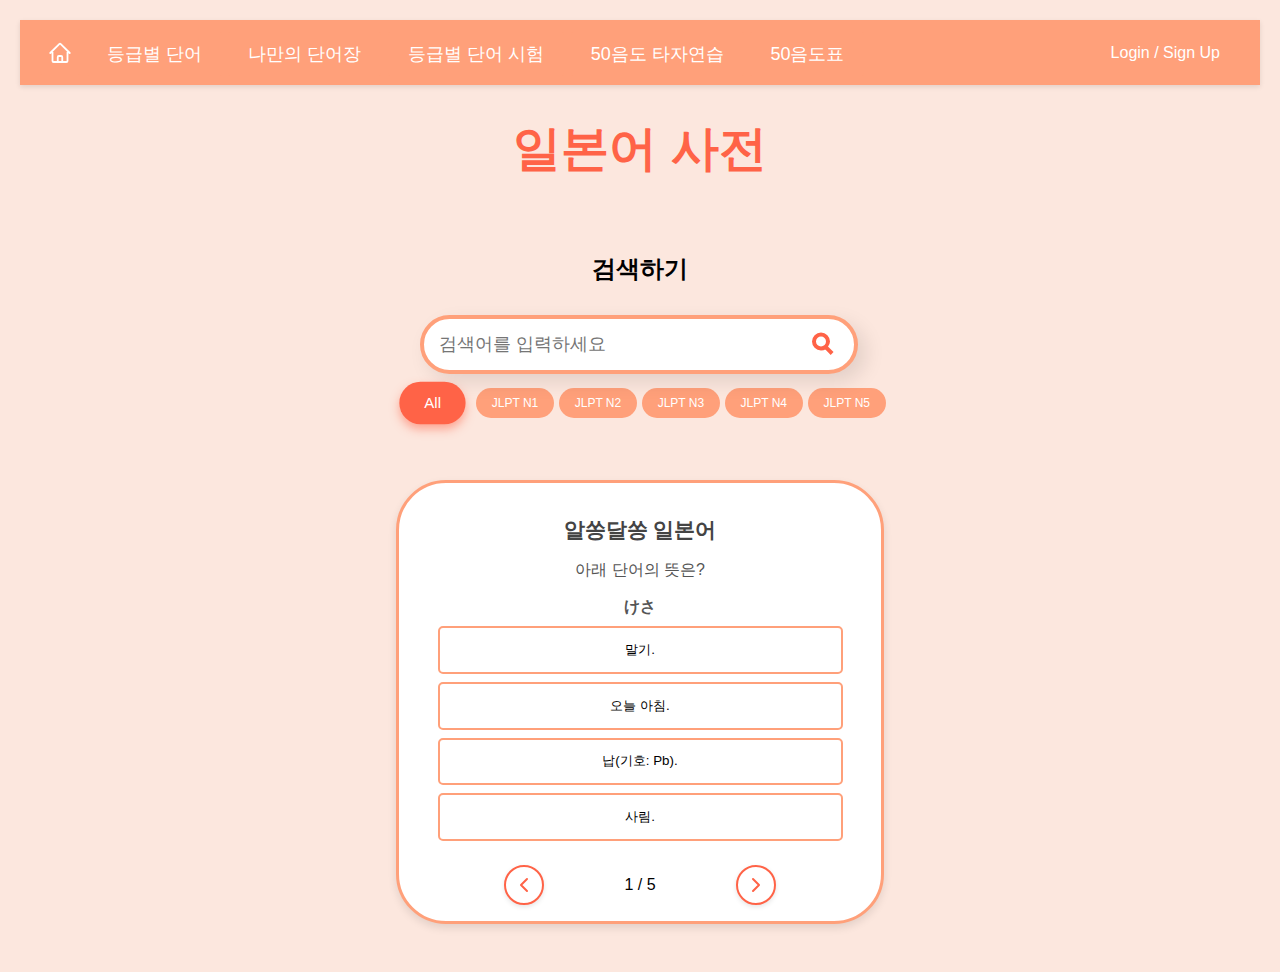
<file: index.html>
<!DOCTYPE html>
<html lang="ko">
<head>
    <meta charset="UTF-8">
    <meta name="viewport" content="width=device-width, initial-scale=1.0">
    <title>JPDictionary</title>
    <script src="https://code.jquery.com/jquery-3.6.0.min.js"></script>
    <link rel="stylesheet" href="/style.css">
    <link rel="stylesheet" href="/navbar/navbar.css">
</head>
<body>
    <header>
        <!-- 상단바 -->
        <div id="navbar"></div>
        <h1>일본어 사전</h1>
    </header>
    <main>
        <!-- 검색창 -->
        <h2>검색하기</h2>
        <div class="search-container">
            <section class="search-wrapper">
                <input type="text" id="searchBox" placeholder="검색어를 입력하세요" />
                <button id="searchButton">
                    <svg xmlns="http://www.w3.org/2000/svg" height="24" viewBox="0 0 24 24" width="24" fill="#FF6347">
                        <path d="M10 2C5.59 2 2 5.59 2 10s3.59 8 8 8c1.61 0 3.1-.49 4.33-1.34l5.37 5.37 1.41-1.41-5.37-5.37C17.51 13.1 18 11.61 18 10c0-4.41-3.59-8-8-8zm0 2c3.31 0 6 2.69 6 6s-2.69 6-6 6-6-2.69-6-6 2.69-6 6-6z"/>
                    </svg>
                </button>
            </section>
        </div>

        <!-- Difficulty 선택을 위한 라디오 버튼들 -->
        <div>
            <input type="radio" class="difficulty" name="LevelChoose" id="all" checked>
            <label for="all">All</label>
        
            <input type="radio" class="difficulty" name="LevelChoose" id="n1">
            <label for="n1">JLPT N1</label>
        
            <input type="radio" class="difficulty" name="LevelChoose" id="n2">
            <label for="n2">JLPT N2</label>
        
            <input type="radio" class="difficulty" name="LevelChoose" id="n3">
            <label for="n3">JLPT N3</label>
        
            <input type="radio" class="difficulty" name="LevelChoose" id="n4">
            <label for="n4">JLPT N4</label>
        
            <input type="radio" class="difficulty" name="LevelChoose" id="n5">
            <label for="n5">JLPT N5</label>
        </div>        

       <section class="quiz-container">
    <h2>알쏭달쏭 일본어</h2>
        <div class="quiz-card">
            <p>아래 단어의 뜻은?</p>
            <p class="quiz-word"></p> <!-- 단어 텍스트는 JS에서 추가 -->
            <div id="quiz-options"></div> <!-- 옵션 버튼이 동적으로 추가될 컨테이너 -->
        </div>
        <div class="pagination">
            <button class="page-btn prev" id="prev">
                <svg xmlns="http://www.w3.org/2000/svg" viewBox="0 0 24 24" fill="none" stroke="#FF6347" stroke-width="2" stroke-linecap="round" stroke-linejoin="round">
                    <polyline points="15 18 9 12 15 6"></polyline>
                </svg>
            </button>
            <span class="page-num">1 / 11</span>
            <button class="page-btn" id="next">
                <svg xmlns="http://www.w3.org/2000/svg" viewBox="0 0 24 24" fill="none" stroke="#FF6347" stroke-width="2" stroke-linecap="round" stroke-linejoin="round">
                    <polyline points="9 18 15 12 9 6"></polyline>
                </svg>
            </button>
        </div>
        
    </main>
    <script src="/script.js"></script>
    <script src="/navbar/navbar.js"></script>  
</body>
</html>
</file>
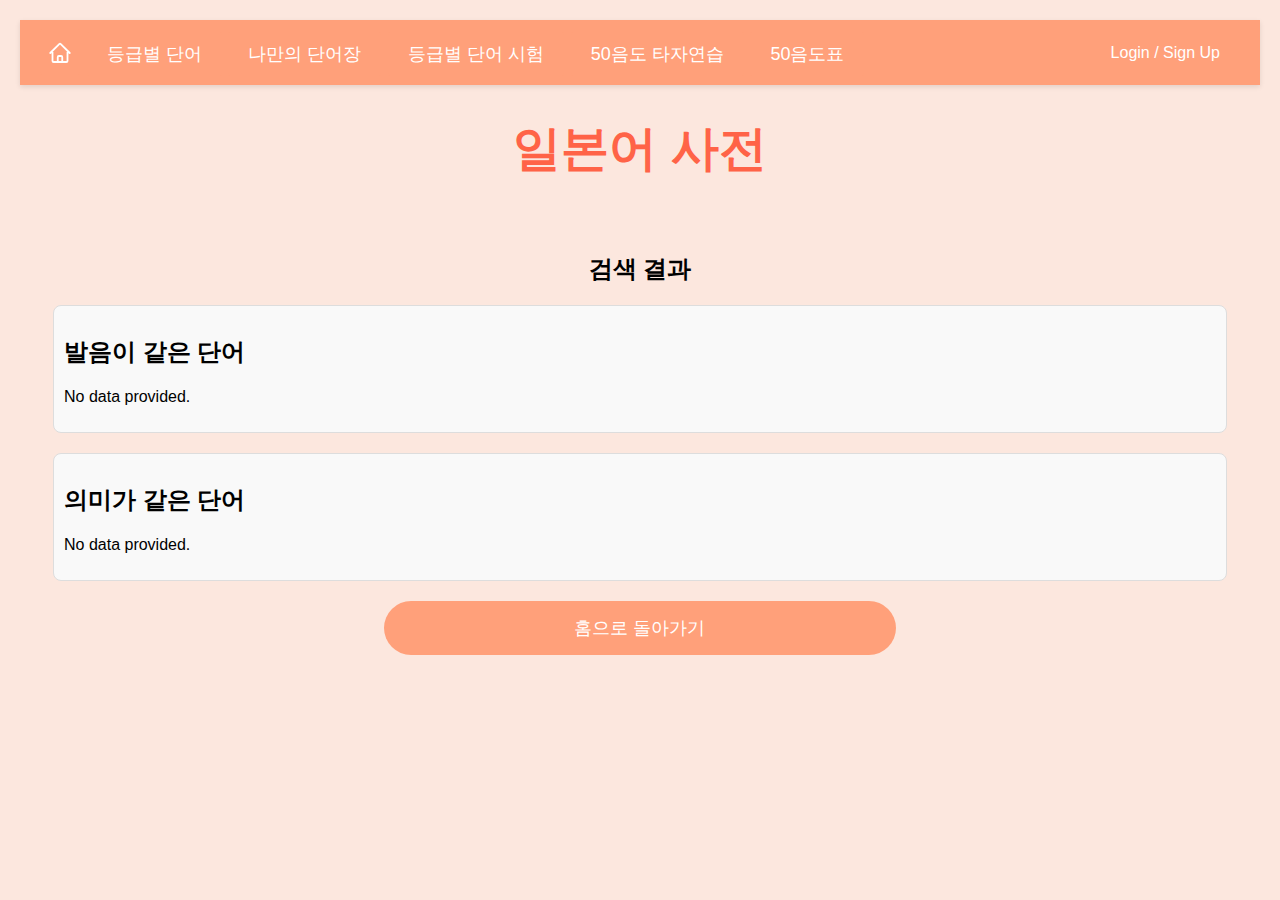
<file: browse_result.html>
<!DOCTYPE html>
<html lang="ko">
<head>
    <meta charset="UTF-8">
    <meta name="viewport" content="width=device-width, initial-scale=1.0">
    <title>JPDictionary</title>
    <link rel="stylesheet" href="style.css">
    <link rel="stylesheet" href="/navbar/navbar.css">
    <style>
        /* 텍스트 왼쪽 정렬 */
        #result-container1, #result-container2 {
            text-align: left;
            margin: 20px auto;
            padding: 10px;
            border: 1px solid #ddd;
            border-radius: 8px;
            background-color: #f9f9f9;
            width: 90%;
        }

        ul {
            list-style: none; /* 불릿 제거 */
            padding: 0;
        }

        li {
            margin-bottom: 15px;
        }

        strong {
            color: #333;
        }

        /* 돌아가기 버튼 디자인 */
        .go-back {
            width: 40%;
            padding: 15px 15px;
            font-size: 18px;
            color: white;
            background-color: #FFA07A;
            border: none;
            border-radius: 35px;
            cursor: pointer;
            transition: background-color 0.3s ease;
        }

        /* 돌아가기 버튼 호버 효과 */
        .go-back:hover {
            background-color: #FF6347;
            box-shadow: 4px 4px 15px rgba(255, 99, 71, 0.5);
        }  
        
        /* 단어장에 추가 버튼 디자인 */
        .to-voca {
            color: white;
            background-color: #FFA07A;
            border: none;
            border-radius: 35px;
        }

        .to-voca:hover {
            background-color: #FF6347;
            box-shadow: 4px 4px 15px rgba(255, 99, 71, 0.5);
        }
    </style>
</head>
<body>
    <header>
        <!-- 상단바 -->
        <div id="navbar"></div>
        <h1>일본어 사전</h1>
    </header>

    <h2>검색 결과</h2>

    <!-- 검색된 내용 표시 -->
    <div id="result-container1"></div>
    <div id="result-container2"></div>

    <!-- 돌아가기 버튼 -->
    <div>
        <button type="button" class="go-back" id="back-btn">홈으로 돌아가기</button>
    </div>

    <script>
        // 돌아가기 버튼 클릭 이벤트
        const backBtn = document.querySelector("#back-btn");
        backBtn.addEventListener("click", () => {
            window.location.href = `index.html`;
        });
    
        // URL에서 쿼리 파라미터 읽기
        const urlParams = new URLSearchParams(window.location.search);
        const data1Param = urlParams.get('data1');
        const data2Param = urlParams.get('data2');
    
        const resultContainer1 = document.getElementById('result-container1');
        const resultContainer2 = document.getElementById('result-container2');
    
        function displayResults(param, container, title) {
            if (param) {
                const decodedData = decodeURIComponent(param);
    
                if (decodedData === 'none') {
                    container.innerHTML = `<h2>${title}</h2><p>No matching results found.</p>`;
                } else {
                    const results = JSON.parse(decodedData);
                    const count = results.length; // 데이터 개수 계산
                    container.innerHTML = `
                        <h2>${title}: ${count}개</h2>
                        <ul>
                            ${results
                                .map((result, index) => ` 
                                    <li>
                                        <strong>Expression:</strong> ${result.expression}<br>
                                        <strong>Reading:</strong> ${result.reading}<br>
                                        <strong>Meaning:</strong> ${result.meaning}<br>
                                        <strong>Difficulty:</strong> ${result.tags}
                                        <button class="to-voca" onclick="addToVocabList('${result.expression} (${result.reading}) - ${result.meaning}')">
                                            나만의 단어장에 추가
                                        </button>
                                    </li>
                                `)
                                .join('')}
                        </ul>
                    `;
                }
            } else {
                container.innerHTML = `<h2>${title}</h2><p>No data provided.</p>`;
            }
        }
    
        // 단어를 단어장에 추가하는 함수
        function addToVocabList(word) {
            // 로그인된 사용자 정보 가져오기
            const loggedInUser = JSON.parse(sessionStorage.getItem('loggedInUser'));
            if (!loggedInUser || !loggedInUser.id) {
                alert('로그인이 필요합니다.');
                window.location.href = 'login.html';
                return;
            }
    
            const userKey = `vocab_${loggedInUser.id}`;
            const userData = JSON.parse(localStorage.getItem(userKey)) || { vocabList: [] };
            
            // 중복 단어 체크
            if (userData.vocabList.includes(word)) {
                alert('이미 추가된 단어입니다.');
                return;
            }
    
            // 단어 추가
            userData.vocabList.push(word);
            localStorage.setItem(userKey, JSON.stringify(userData));
            alert(`"${word}"가 나만의 단어장에 추가되었습니다.`);
        }
    
        // 데이터 1 출력
        displayResults(data1Param, resultContainer1, "발음이 같은 단어");
    
        // 데이터 2 출력
        displayResults(data2Param, resultContainer2, "의미가 같은 단어");
    </script>    
    <script src="/navbar/navbar.js"></script>  
</body>
</html>
</file>
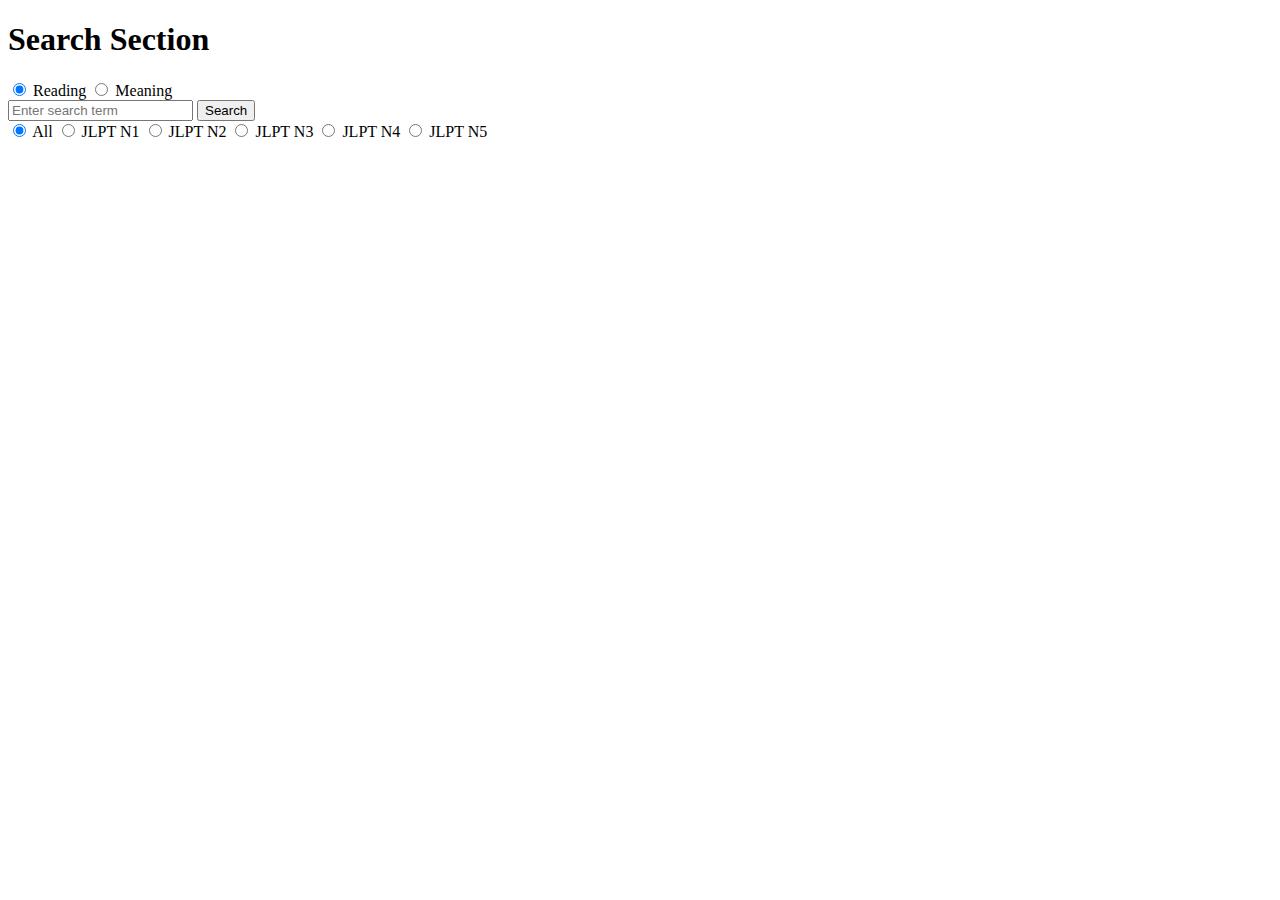
<file: browse_search.html>
<!DOCTYPE html>
<html lang="en">
<head>
    <meta charset="utf-8">
    <meta name="viewport" content="width=device-width, initial-scale=1.0">
    <title>Japanese Dictionary</title>
    <script src="https://code.jquery.com/jquery-3.6.0.min.js"></script>
</head>
<body>
    <H1>Search Section</H1>
    <!-- Mode 선택을 위한 라디오 버튼들 -->
    <div>
        <input type="radio" name="ModeChoose" id="read" checked>
        <label for="read">Reading</label>

        <input type="radio" name="ModeChoose" id="mean">
        <label for="mean">Meaning</label>
    </div>

    <!-- 텍스트 입력과 검색 버튼 -->
    <div>
        <input type="text" id="search-input" placeholder="Enter search term">
        <button type="button" id="search-btn">Search</button>
    </div>

    <!-- Difficulty 선택을 위한 라디오 버튼들 -->
    <div>
        <input type="radio" name="LevelChoose" id="all" checked>
        <label for="all">All</label>

        <input type="radio" name="LevelChoose" id="n1">
        <label for="n1">JLPT N1</label>

        <input type="radio" name="LevelChoose" id="n2">
        <label for="n2">JLPT N2</label>

        <input type="radio" name="LevelChoose" id="n3">
        <label for="n3">JLPT N3</label>

        <input type="radio" name="LevelChoose" id="n4">
        <label for="n4">JLPT N4</label>

        <input type="radio" name="LevelChoose" id="n5">
        <label for="n5">JLPT N5</label>
    </div>

    <script>
        let csvData = []; // CSV 데이터를 저장할 변수

        function successFunction(data) {
            var allRows = data.split(/\r?\n|\r/);

            for (var singleRow = 0; singleRow < allRows.length; singleRow++) {
                var row = allRows[singleRow];
                var rowCells = [];
                var currentField = "";
                var inQuotes = false; // 쌍따옴표 안에 있는지 상태를 추적

                for (var i = 0; i < row.length; i++) {
                    var char = row[i];

                    if (char === '"' && (i === 0 || row[i - 1] !== '\\')) {
                        // 쌍따옴표가 열리거나 닫힘
                        inQuotes = !inQuotes;
                    } else if (char === ',' && !inQuotes) {
                        // 쌍따옴표 밖에서 콤마를 만나면 필드 종료
                        rowCells.push(currentField.trim());
                        currentField = "";
                    } else {
                        // 현재 필드에 문자 추가
                        currentField += char;
                    }
                }

                // 마지막 필드 추가
                if (currentField.length > 0) {
                    rowCells.push(currentField.trim());
                }

                // 예외 처리: 행이 4개의 필드를 포함하지 않으면 무시
                if (rowCells.length !== 4) {
                    console.warn(`Invalid row skipped (line ${singleRow + 1}):`, row);
                    continue;
                }

                // CSV 데이터를 객체로 저장
                if (singleRow !== 0) { // 헤더 제외
                    csvData.push({
                        expression: rowCells[0],
                        reading: rowCells[1],
                        meaning: rowCells[2],
                        tags: rowCells[3]
                    });
                }
            }
            console.log("CSV data loaded successfully. Total valid rows:", csvData.length);
        }


        $.ajax({
            url: 'https://raw.githubusercontent.com/elzup/jlpt-word-list/refs/heads/master/out/all.csv',
            dataType: 'text'
        }).done(successFunction);

        let SearchBtn = document.querySelector("#search-btn");

        SearchBtn.addEventListener("click", () => {
            let input = document.querySelector("#search-input");
            let text = input.value.trim();
            if (!text.length) return;

            // 선택된 모드
            var selectedMode = document.querySelector('input[name="ModeChoose"]:checked');
            if (!selectedMode) return;
            console.log(selectedMode.id);

            // 선택된 난이도
            var selectedLevel = document.querySelector('input[name="LevelChoose"]:checked');
            if (!selectedLevel) return;
            console.log(selectedLevel.id);

            // 로마자 -> 히라가나 변환 테이블 (za, ba, gu, di, pi, du, pu, ze, pe, go, do, bo, po)
            const romajiToHiragana = {
                a: "あ",    ka: "か",   sa: "さ",   ta: "た",   na: "な",   ha: "は",   ma: "ま",   ya: "や",   ra: "ら",   wa: "わ",   n: "ん",
                i: "い",    ki: "き",   shi: "し",  chi: "ち",  ni: "に",   hi: "ひ",   mi: "み",               ri: "り",
                u: "う",    ku: "く",   su: "す",   tsu: "つ",  nu: "ね",   fu: "ふ",   mu: "む",   yu: "ゆ",   ru: "る",
                e: "え",    ke: "け",   se: "せ",   te: "て",   ne: "ね",   he: "へ",   me: "め",               re: "れ",
                o: "お",    ko: "こ",   so: "そ",   to: "と",   no: "の",   ho: "ほ",   mo: "も",   yo: "よ",   ro: "ろ",
                            ga: "が",   za: "ざ",   da: "だ",   ba: "ば",   pa: "ぱ",
                            gi: "ぎ",   ji: "じ",   di: "ヂ",   bi: "び",   pi: "ぴ",
                            gu: "ぐ",   u: "ず",    du: "づ",   bu: "ぶ",   pu: "ぷ",
                            ge: "げ",   ze: "ぜ",   de: "で",   be: "べ",   pe: "ぺ",
                            go: "ご",   zo: "ぞ",   do: "ど",   bo: "ぼ",   po: "ぽ",
                shu: "しゅ", ryo: "りょ", byo: "びょ", hya:"ひゃ", jyu: "じゅ", tto: "っと",
                ppa: "っぱ", ttsu: "っつ", kku: "っく", tto: "っと", ssu: "っす", tte: "って"
            };

            // 로마자 -> 카타가나 변환 테이블 (hi, u, nu, yu, ke, he, yo, /pa, /di, bi, gu, /du, bu, ge, ze, go, zo, po)
            const romajiToKatagana = {
                a: "ア",    ka: "カ",   sa: "サ",   ta: "タ",   na: "ナ",   ha: "ハ",   ma: "マ",   ya: "ヤ",   ra: "ラ",   wa: "ワ",   n: "ン",
                i: "イ",    ki: "キ",   shi: "シ",  chi: "チ",  ni: "ニ",   hi: "ヒ",   mi: "ミ",               ri: "リ",
                u: "ウ",    ku: "ク",   su: "ス",   tsu: "ツ",  nu: "ヌ",   fu: "フ",   mu: "ム",   yu: "ユ",   ru: "ル",
                e: "エ",    ke: "ケ",   se: "セ",   te: "テ",   ne: "ネ",   he: "ヘ",   me: "メ",               re: "レ",
                o: "オ",    ko: "コ",   so: "ソ",   to: "ト",   no: "ノ",   ho: "ホ",   mo: "モ",   yo: "ヨ",   ro: "ロ",
                            ga: "ガ",   za: "ザ",   da: "ダ",   ba: "バ",   pa: "パ",
                            gi: "ギ",   ji: "ジ",   di: "ヂ",   bi: "ビ",   pi: "ピ",
                            gu: "グ",   zu: "ズ",   du: "ヅ",   bu: "ブ",   pu: "プ",
                            ge: "ゲ",   ze: "ゼ",   de: "デ",   be: "ベ",   pe: "ペ",
                            go: "ゴ",   zo: "ゾ",   do: "ド",   bo: "ボ",   po: "ポ",
                fa: "ファ", fo: "フォ", 
                cchi: "ッチ", sho: "ショ", nyu: "ニュ"
            };

            // 로마자 -> 히라가나 및 카타카나 변환 함수
            /*
            function convertToKana(romaji) {
                let hiragana = "";
                let katakana = "";
                for (let i = 0; i < romaji.length; i++) {
                    for (let len = 3; len > 0; len--) { // 최대 길이 3글자까지 검사
                        const substr = romaji.slice(i, i + len);
                        if (romajiToHiragana[substr]) {
                            hiragana += romajiToHiragana[substr];
                            katakana += String.fromCharCode(romajiToHiragana[substr].charCodeAt(0) + 96); // 히라가나 -> 카타카나
                            i += len - 1; // 매칭된 길이만큼 점프
                            break;
                        }
                
                    }
                    return { hiragana, katakana };
                }
            }
                */

            function convertToKana(romaji) {
                let hiragana = "";
                let katakana = "";
                let i = 0;

                while (i < romaji.length) {
                    let matched = false;

                    // 최대 3글자 길이부터 1글자까지 검사
                    for (let len = 3; len > 0; len--) {
                        const substr = romaji.slice(i, i + len);
                        if (romajiToHiragana[substr]) {
                            hiragana += romajiToHiragana[substr];
                            katakana += String.fromCharCode(romajiToHiragana[substr].charCodeAt(0) + 96); // 히라가나 -> 카타카나
                            i += len; // 매칭된 길이만큼 점프
                            matched = true;
                            break;
                        }
                    }

                    // 매칭 실패 처리
                    if (!matched) {
                        // 특수 문자나 매칭되지 않는 문자를 스킵
                        hiragana += romaji[i];
                        katakana += romaji[i];
                        i++;
                    }
                }

                return { hiragana, katakana };
            }




            // 선택된 모드에 따라 검색 조건 설정
            let searchFilter = (row) => {
                if (!text || typeof text !== "string") return false;

                if (selectedMode.id === "read") {
                    const { hiragana, katakana } = convertToKana(text);
                    console.log(`Hiragana: ${hiragana}, Katakana: ${katakana}`);

                    return (
                        typeof row.reading === "string" &&
                        (row.reading === hiragana || row.reading === katakana)
                    );
                } else if (selectedMode.id === "mean") {
                    console.log(text);
                    return row.meaning.includes(text);
                }
                return false;
            };

            // 난이도에 따라 태그 필터링 설정
            let levelFilter = (row) => true; // 기본적으로 모든 데이터 포함
            switch (selectedLevel.id) {
                case "n1": levelFilter = (row) => row.tags.includes("JLPT_1"); break;
                case "n2": levelFilter = (row) => row.tags.includes("JLPT_2"); break;
                case "n3": levelFilter = (row) => row.tags.includes("JLPT_3"); break;
                case "n4": levelFilter = (row) => row.tags.includes("JLPT_4"); break;
                case "n5": levelFilter = (row) => row.tags.includes("JLPT_5"); break;
                case "all": levelFilter = (row) => true; break;
            }

            // 필터링된 데이터 검색
            let foundData = csvData.filter(row => levelFilter(row) && searchFilter(row));
            ///*
            if (foundData.length > 0) {
                // 검색된 데이터를 JSON 형식으로 browse_result.html로 전달
                const encodedData = encodeURIComponent(JSON.stringify(foundData));
                window.location.href = `browse_result.html?results=${encodedData}`;
            } else {
                // 검색 결과 없음을 전달
                window.location.href = `browse_result.html?results=${encodeURIComponent('none')}`;
            }
            //*/
            input.value = ""; // 입력창 초기화
            });
    </script>
</body>
</html>
</file>
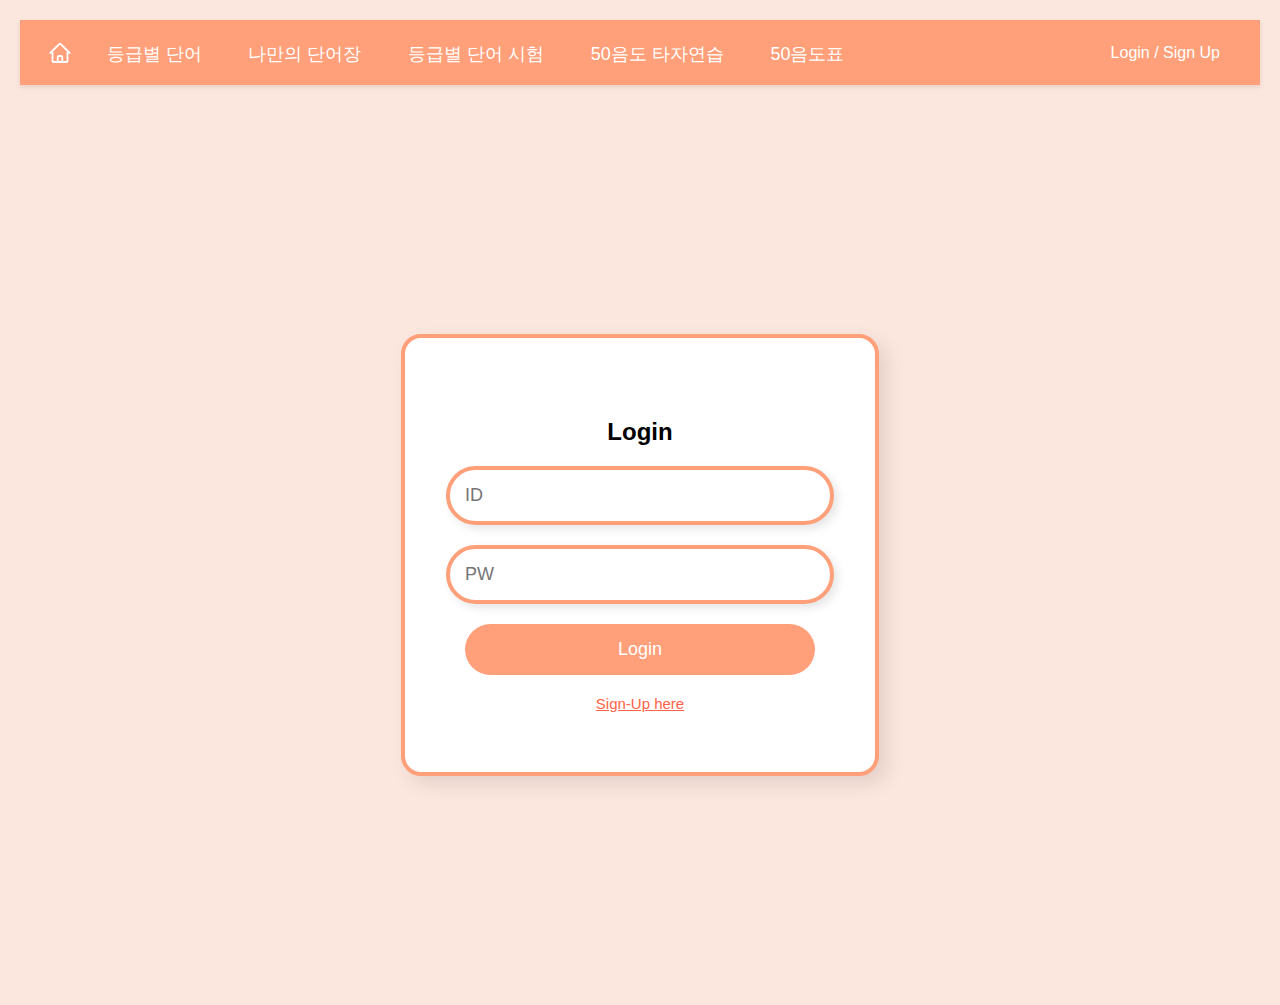
<file: login.html>
<!DOCTYPE html>
<html lang="ko">
<head>
    <meta charset="UTF-8">
    <meta name="viewport" content="width=device-width, initial-scale=1.0">
    <title>로그인</title>
    <link rel="stylesheet" href="/login.css">
    <link rel="stylesheet" href="/navbar/navbar.css">
</head>
<body>
    <!-- 상단바 -->
    <header>
        <div id="navbar"></div>
    </header>
    <div class="login-container">
        <form class="login-form" id="loginForm">
            <h2>Login</h2>
            <input type="text" id="username" placeholder="ID" required>
            <input type="password" id="password" placeholder="PW" required>
            <button type="submit" class="login-submit">Login</button>
            <!-- todo: signup html 구성 -->
            <a href="signup.html" class="signup-link">Sign-Up here</a>
        </form>
    </div>
    <script src="/login.js"></script>
    <script src="/navbar/navbar.js"></script>
</body>
</html>
</file>
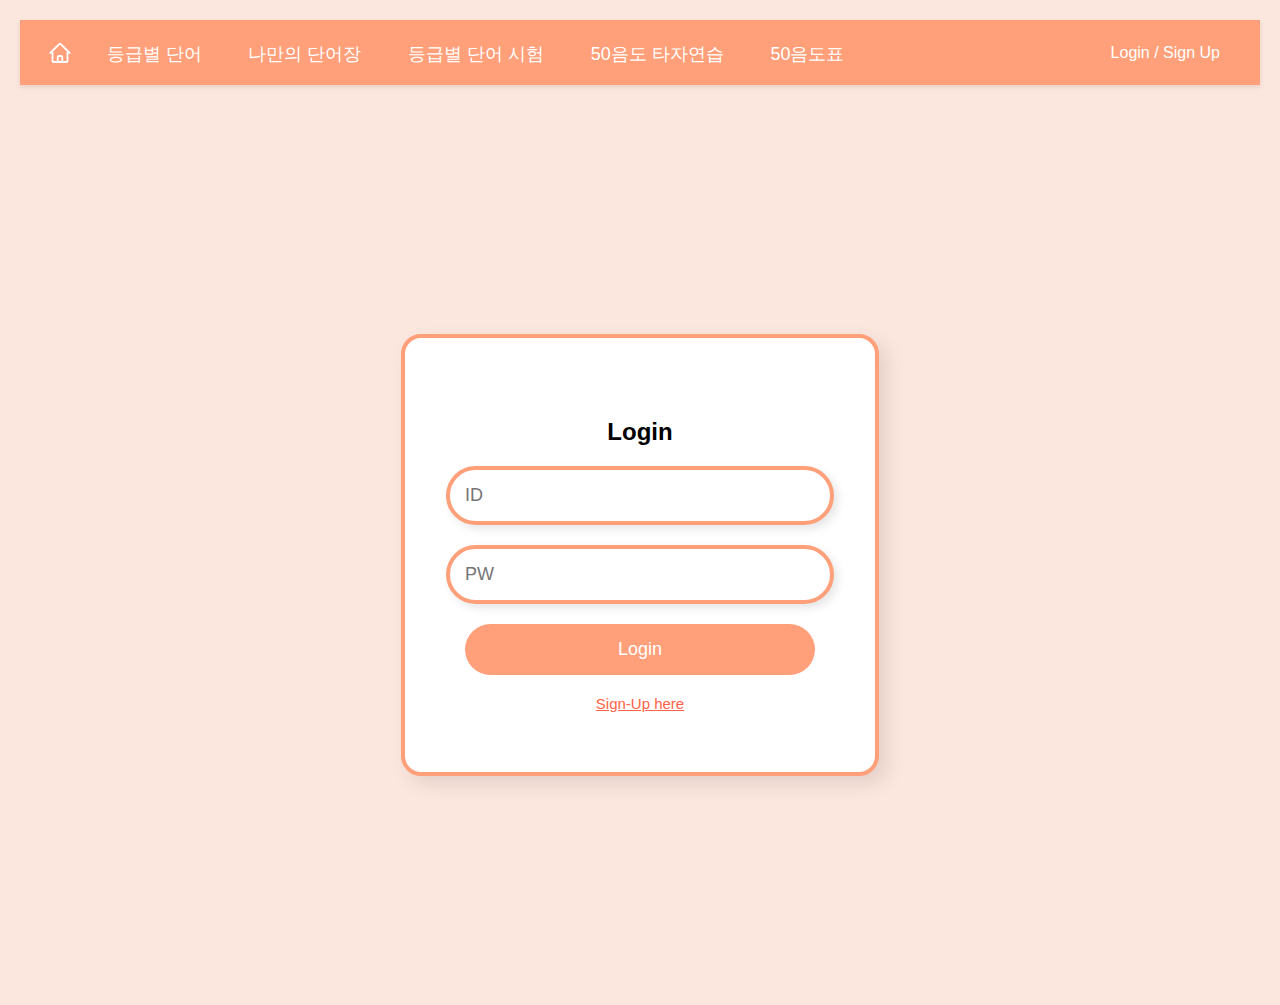
<file: vocablist.html>
<!DOCTYPE html>
<html lang="ko">
<head>
    <meta charset="UTF-8">
    <meta name="viewport" content="width=device-width, initial-scale=1.0">
    <title>나만의 단어장</title>
    <link rel="stylesheet" href="/vocablist.css">
    <link rel="stylesheet" href="/navbar/navbar.css">
</head>
<body>
    <!-- 상단바 -->
    <header>
        <div id="navbar"></div>
    </header>

    <h2>나만의 단어장</h2>

    <div class="vocab-container">
        <!-- 단어 리스트 -->
        <ul class="vocab-list" id="vocabList">
            <!-- 단어 목록이 여기에 표시됩니다 -->
        </ul>
    </div>

    <script src="/vocablist.js"></script>
    <script src="/navbar/navbar.js"></script> 
</body>
</html>
</file>
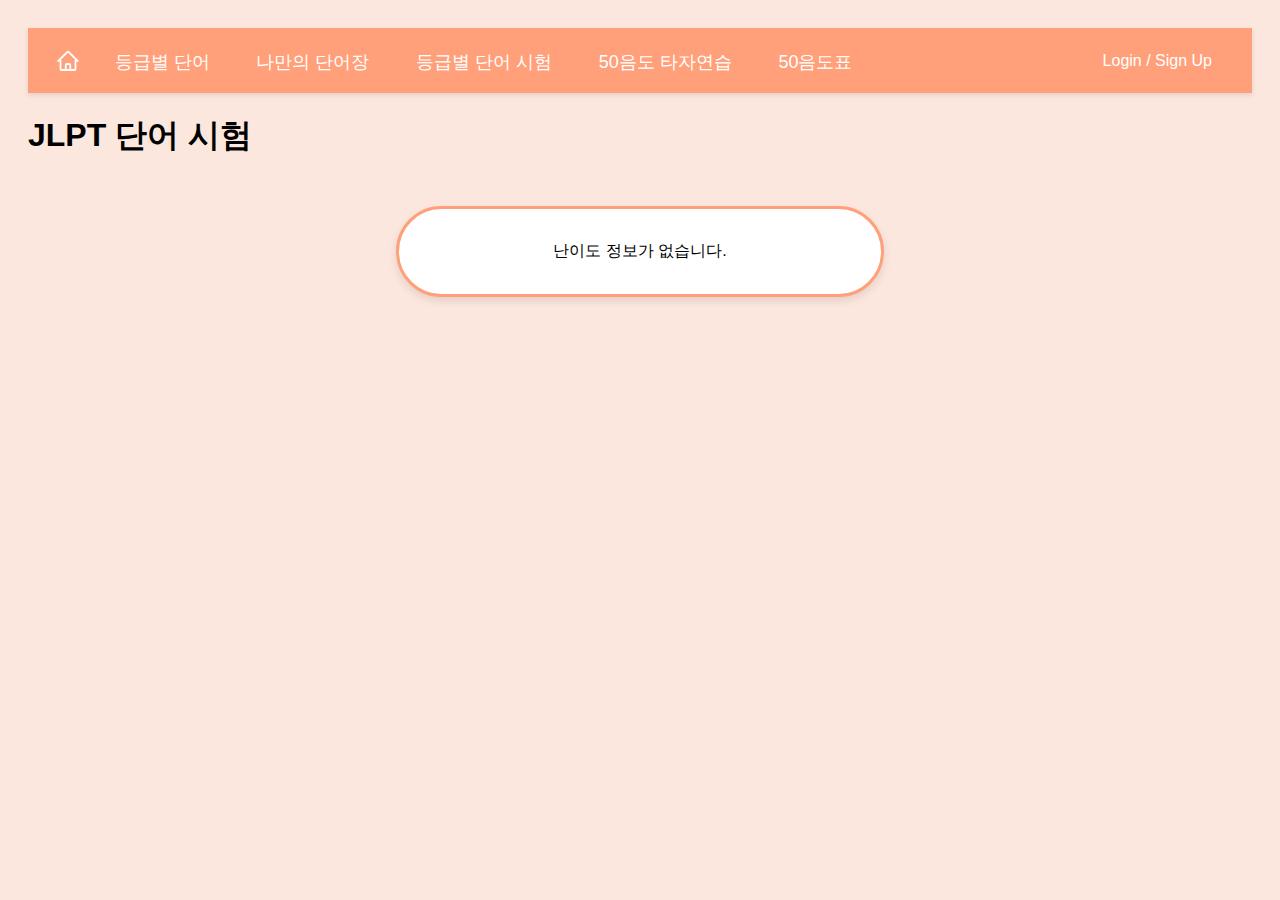
<file: JLPT_N_1to5/test.html>
<!DOCTYPE html>
<html lang="ko">
<head>
    <meta charset="UTF-8">
    <meta name="viewport" content="width=device-width, initial-scale=1.0">
    <title>JLPT 단어 시험</title>
    <style>
        body { 
            font-family: Arial, sans-serif;
            background-color: rgb(252,231,222);
            padding: 20px; 
        }

        header {
            background-color: rgb(252, 231, 222);
            color: #FF6347;
            font-size: 24px;
        }
        /* 퀴즈 컨테이너 */
        .quiz-container {
            margin: 3rem auto;
            padding: 1rem;
            max-width: 450px;
            background-color: #fff;
            border-radius: 50px;
            box-shadow: 0 4px 8px rgba(0, 0, 0, 0.1);
            position: relative;
            border: 3px solid #FFA07A;
            text-align: center; /* 텍스트 중앙 정렬 */
        }

        .quiz-container h2 {
            font-size: 1.3rem;
            margin-bottom: 1rem;
            color: #444;
        }

        .quiz-card {
            margin-bottom: 1.5rem;
        }

        .quiz-card p {
            font-size: 1rem; /* 글자 크기 줄임 */
            margin-bottom: 0.5rem;
            color: #555;
        }

        .quiz-word {
            font-size: 2.5rem; /* 단어 크기 조정 */
            font-weight: bold;
            margin-bottom: 0.8rem;
        }

        .quiz-option {
            display: inline-block;
            width: 80%; /* 버튼 폭 줄임 */
            margin: 0.5rem auto;
            padding: 0.8rem; /* 패딩 축소 */
            background-color: #fff;
            border: 2px solid #FFA07A; /* 테두리 색상 유지 */
            border-radius: 5px;
            cursor: pointer;
            transition: background-color 0.3s ease, transform 0.2s ease;
            position: relative;
        }

        .quiz-option:hover {
            background-color: #f9f9f9;
            transform: scale(1.02);
        }

        .result-text {
            font-size: 1.1rem;
            font-weight: bold;
            margin-left: 10px;
            color: #fff;
            padding: 0.3rem 0.6rem;
            border-radius: 5px;
        }

        .correct {
            background-color: #28a745; /* 초록색 */
        }

        .incorrect {
            background-color: #dc3545; /* 빨간색 */
        }

        /* "다음 문제로" 버튼 스타일 */
        .next-btn {
            display: inline-block;
            width: 80%; /* 버튼 폭 */
            margin: 1rem auto; /* 버튼을 퀴즈박스 가운데로 배치 */
            padding: 0.8rem;
            background-color: #fff;
            border: 2px solid #FFA07A; /* 테두리 색상 */
            border-radius: 5px;
            cursor: pointer;
            transition: background-color 0.3s ease, transform 0.2s ease;
            text-align: center;
            font-weight: bold;
        }

        .next-btn:hover {
            background-color: #f9f9f9;
            transform: scale(1.02);
        }

        /* Pagination Style */
        .quiz-card .pagination {
            display: flex;
            justify-content: center;
            align-items: center;
            gap: 20px;
            margin-top: 20px;
        }

        /* 단어장에 추가 버튼 디자인 */
        .to-voca {
            color: white;
            background-color: #FFA07A;
            border: none;
            border-radius: 35px;
        }

        .to-voca:hover {
            background-color: #FF6347;
            box-shadow: 4px 4px 15px rgba(255, 99, 71, 0.5);
        }
    </style>
</head>
<body>
    <header>
        <!-- 상단바 -->
        <div id="navbar"></div>
    </header>
    <h1>JLPT 단어 시험</h1>
    <div id="quizArea" class="quiz-container">
        <p>단어를 로드 중입니다...</p>
    </div>

    <script>
        function addToVocabList(word) {
            // 로그인된 사용자 정보 가져오기
            const loggedInUser = JSON.parse(sessionStorage.getItem('loggedInUser'));
            if (!loggedInUser || !loggedInUser.id) {
                alert('로그인이 필요합니다.');
                window.location.href = '../login.html';
                return;
            }
    
            const userKey = `vocab_${loggedInUser.id}`;
            const userData = JSON.parse(localStorage.getItem(userKey)) || { vocabList: [] };
            
            // 중복 단어 체크
            if (userData.vocabList.includes(word)) {
                alert('이미 추가된 단어입니다.');
                return;
            }
    
            // 단어 추가
            userData.vocabList.push(word);
            localStorage.setItem(userKey, JSON.stringify(userData));
            alert(`"${word}"가 나만의 단어장에 추가되었습니다.`);
        }

        // URL 파라미터 읽기
        function getQueryParam(param) {
            const urlParams = new URLSearchParams(window.location.search);
            return urlParams.get(param);
        }

        // 난이도 파라미터 추출
        const level = getQueryParam("level"); // 예: 'n1', 'n2'

        // CSV 파일 로드 및 퀴즈 생성
        if (level) {
            const csvPath = `src/${level}.csv`; // 파일 경로 예: src/n1.csv
            fetch(csvPath)
                .then(response => {
                    if (!response.ok) {
                        throw new Error(`Failed to load ${csvPath}`);
                    }
                    return response.text();
                })
                .then(data => {
                    const words = parseCSV(data);
                    createQuiz(words);
                })
                .catch(error => {
                    console.error(error);
                    document.getElementById("quizArea").innerHTML = `<p>단어를 불러오는 데 실패했습니다: ${error.message}</p>`;
                });
        } else {
            document.getElementById("quizArea").innerHTML = "<p>난이도 정보가 없습니다.</p>";
        }

        // CSV 데이터 파싱 함수
        function parseCSV(csv) {
            const rows = csv.split("\n").filter(row => row.trim() !== ""); // 공백 줄 필터링
            rows.shift(); // 첫 번째 줄(헤더) 제거

            return rows.map(row => {
                // 정규식: 큰따옴표 내부의 텍스트와 일반 텍스트를 올바르게 분리
                const columns = row.match(/"(.*?)"|([^",]+)/g) || [];
                return {
                    expression: columns[0]?.replace(/"/g, "").trim(), // 단어
                    reading: columns[1]?.replace(/"/g, "").trim(),    // 발음
                    meaning: columns[2]?.replace(/"/g, "").trim()     // 의미
                };
            }).filter(item => item.expression && item.reading && item.meaning); // 빈 항목은 필터링
        }

        let quizCount = 0; // 현재 문제 수
        const maxQuizCount = 20; // 최대 문제 수
        const incorrectAnswers = []; // 틀린 문제 저장

        // 퀴즈 생성
        function createQuiz(words) {
            // 최대 문제 수를 초과하면 퀴즈 종료
            if (quizCount >= maxQuizCount) {
                endQuiz();
                return;
            }

            quizCount++; // 문제 수 증가

            const quizArea = document.getElementById("quizArea");
            quizArea.innerHTML = ""; // 기존 내용 초기화

            // 문제 생성 (랜덤 선택)
            const questionIndex = Math.floor(Math.random() * words.length);
            const correctAnswer = words[questionIndex];
            const options = generateOptions(words, correctAnswer);

            // 퀴즈 표시
            const quizCard = document.createElement("div");
            quizCard.className = "quiz-card";

            // 문제 텍스트
            const question = document.createElement("p");
            question.className = "quiz-word";
            question.textContent = `(${quizCount}/${maxQuizCount}) 다음 단어의 뜻은 무엇일까요? "${correctAnswer.expression}"`;

            // 단어장 추가 버튼
            const vocabButton = document.createElement("button");
            vocabButton.className = "to-voca";
            vocabButton.textContent = "나만의 단어장에 추가";
            vocabButton.onclick = () => addToVocabList(
                `${correctAnswer.expression} (${correctAnswer.reading}) - ${correctAnswer.meaning}`
            );

            // 선택지 표시
            const optionsList = document.createElement("ul");
            optionsList.className = "options";
            options.forEach(option => {
                const item = document.createElement("li");
                const button = document.createElement("button");
                button.className = "quiz-option";
                button.textContent = option.meaning;

                // 정답 확인에 필요한 전체 단어 리스트(words) 전달
                button.onclick = () => checkAnswer(button, option, correctAnswer, words, item);
                item.appendChild(button);
                optionsList.appendChild(item);
            });

            // 구성 요소 추가
            quizCard.appendChild(question);     // 문제 텍스트 추가
            quizCard.appendChild(vocabButton); // 단어장 추가 버튼 추가
            quizCard.appendChild(optionsList); // 선택지 추가

            // 퀴즈 컨테이너에 추가
            quizArea.appendChild(quizCard);
        }

        

        // 정답 확인 및 결과 표시
        function checkAnswer(button, selectedOption, correctAnswer, allWords, item) {
            const buttons = document.querySelectorAll(".options button");
            buttons.forEach(btn => btn.disabled = true); // 모든 버튼 비활성화

            // 정답 맞춘 경우
            if (selectedOption.meaning === correctAnswer.meaning) {
                button.style.transition = "background-color 1s ease"; // 트랜지션 설정
                button.style.backgroundColor = "#d4edda"; // 연한 초록색으로 변경

                const resultText = document.createElement("span");
                resultText.className = "result-text correct";
                resultText.textContent = "정답!";
                item.appendChild(resultText);
            }
            // 틀린 경우
            else {
                button.style.transition = "background-color 1s ease"; // 트랜지션 설정
                button.style.backgroundColor = "#f8d7da"; // 연한 빨간색으로 변경

                const resultText = document.createElement("span");
                resultText.className = "result-text incorrect";
                resultText.textContent = "오답!";
                item.appendChild(resultText);

                // 틀린 문제를 incorrectAnswers 배열에 추가
                incorrectAnswers.push(correctAnswer);
            }

            // 다음 문제 버튼 추가
            addNextButton(allWords);
        }

        // 다음 문제 버튼 추가
        function addNextButton(allWords) {
            const quizArea = document.getElementById("quizArea");

            // 기존의 "다음 문제로" 버튼이 있다면 중복 추가 방지
            const existingNextButton = document.querySelector(".next-btn");
            if (existingNextButton) {
                return;
            }

            const nextButton = document.createElement("button");
            nextButton.textContent = "다음 문제로";
            nextButton.className = "next-btn";

            // 클릭 시 다음 문제 생성
            nextButton.onclick = () => {
                quizArea.innerHTML = ""; // 화면 초기화
                createQuiz(allWords);    // 다음 문제 생성
            };

            quizArea.appendChild(nextButton);
        }

        // 퀴즈 종료 처리
        function endQuiz() {
            const quizArea = document.getElementById("quizArea");
            quizArea.innerHTML = "<h2>퀴즈가 종료되었습니다!</h2>";

            // 틀린 문제 목록 출력
            if (incorrectAnswers.length > 0) {
                const incorrectList = document.createElement("ul");
                incorrectList.innerHTML = "<h3>틀린 문제</h3>";
                incorrectAnswers.forEach(item => {
                    const listItem = document.createElement("li");
                    listItem.textContent = `단어: ${item.expression}, 읽기: ${item.reading}, 정답: ${item.meaning}`;
                    incorrectList.appendChild(listItem);
                });
                quizArea.appendChild(incorrectList);
            } else {
                quizArea.innerHTML += "<p>모든 문제를 맞췄습니다! 훌륭합니다!</p>";
            }
        }
        // 4지선다 선택지 생성
        function generateOptions(words, correctAnswer) {
            const options = [correctAnswer];
            while (options.length < 4) {
                const randomOption = words[Math.floor(Math.random() * words.length)];
                if (!options.includes(randomOption)) {
                    options.push(randomOption);
                }
            }
            return shuffleArray(options);
        }

        // 배열 셔플
        function shuffleArray(array) {
            for (let i = array.length - 1; i > 0; i--) {
                const j = Math.floor(Math.random() * (i + 1));
                [array[i], array[j]] = [array[j], array[i]]; // swap elements
            }
            return array;
        }
    </script>
    <script src="/navbar/navbar.js"></script>
</body>
</html>
</file>
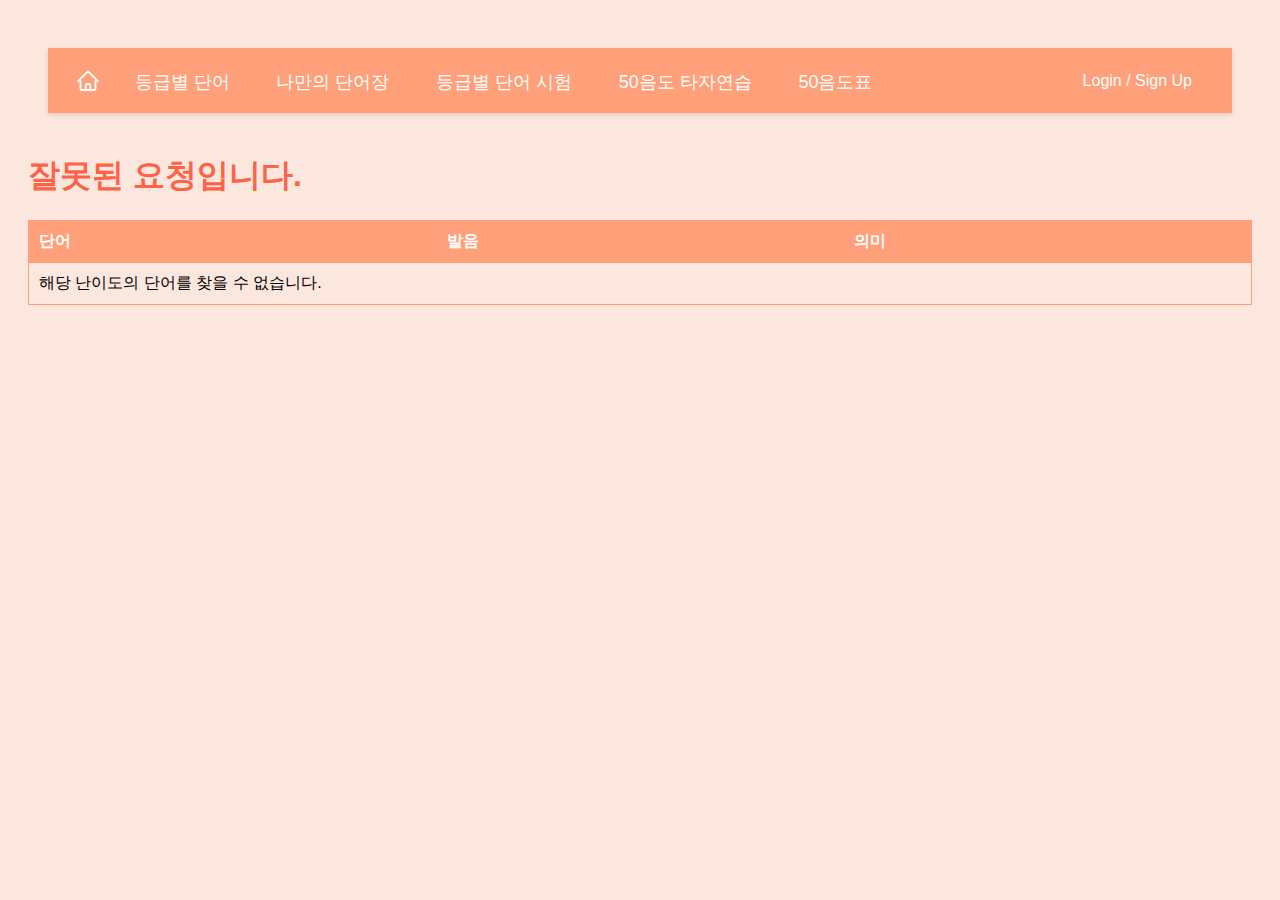
<file: JLPT_N_1to5/words.html>
<!DOCTYPE html>
<html lang="ja">
<head>
    <meta charset="UTF-8">
    <meta name="viewport" content="width=device-width, initial-scale=1.0">
    <title>JLPT 필수 단어</title>
    <link rel="stylesheet" href="/JLPT_N_1to5/words.css">
    <link rel="stylesheet" href="/navbar/navbar.css">
</head>
<body>
    <header>
        <!-- 상단바 -->
        <div id="navbar"></div>
    </header>
    <h1 id="levelTitle">필수 단어</h1>
    <table>
        <thead>
            <tr>
                <th>단어</th>
                <th>발음</th>
                <th>의미</th>
            </tr>
        </thead>
        <tbody id="wordTableBody">
            <!-- 단어 목록이 여기에 동적으로 추가됨 -->
        </tbody>
    </table>
    <div class="pagination" id="pagination"></div>

    <script>
        // 난이도별 단어 데이터
        const words = {
            n1: "src/n1.csv",
            n2: "src/n2.csv",
            n3: "src/n3.csv",
            n4: "src/n4.csv",
            n5: "src/n5.csv"
        };

        // URL에서 난이도(level) 매개변수 가져오기
        const params = new URLSearchParams(window.location.search);
        const level = params.get('level');

        // 페이지 요소
        const levelTitle = document.getElementById('levelTitle');
        const wordTableBody = document.getElementById('wordTableBody');
        const pagination = document.getElementById('pagination');

        let allWords = [];
        let currentPage = 1;
        const wordsPerPage = 10;

        if (level && words[level]) {
            levelTitle.textContent = `${level.toUpperCase()} 필수 단어`;

            // CSV 파일 로드
            fetch(words[level])
                .then(response => response.text())
                .then(csvData => {
                    allWords = parseCSV(csvData);
                    renderPage(currentPage); // 첫 번째 페이지 렌더링
                })
                .catch(error => {
                    console.error('CSV 로드 실패:', error);
                    wordTableBody.innerHTML = "<tr><td colspan='3'>단어 목록을 불러오는 데 실패했습니다.</td></tr>";
                });
        } else {
            levelTitle.textContent = "잘못된 요청입니다.";
            wordTableBody.innerHTML = "<tr><td colspan='3'>해당 난이도의 단어를 찾을 수 없습니다.</td></tr>";
        }
        
        // CSV 파싱 함수
        function parseCSV(csv) {
            const rows = csv.split("\n").filter(row => row.trim() !== ""); // 공백 줄 필터링
            rows.shift(); // 첫 번째 줄(헤더) 제거

            return rows.map(row => {
                // 정규식: 큰따옴표 내부의 텍스트와 일반 텍스트를 올바르게 분리
                const columns = row.match(/"(.*?)"|([^",]+)/g) || [];
                return {
                    expression: columns[0]?.replace(/"/g, "").trim(), // 단어
                    reading: columns[1]?.replace(/"/g, "").trim(),    // 발음
                    meaning: columns[2]?.replace(/"/g, "").trim()     // 의미
                };
            }).filter(item => item.expression && item.reading && item.meaning); // 빈 항목은 필터링
        }




        // 현재 페이지의 단어를 렌더링
        function renderPage(page) {
            const startIndex = (page - 1) * wordsPerPage;
            const endIndex = startIndex + wordsPerPage;
            const wordsToShow = allWords.slice(startIndex, endIndex);

            // 테이블 데이터 초기화
            wordTableBody.innerHTML = "";

            wordsToShow.forEach(wordObj => {
                const row = document.createElement('tr');
                row.innerHTML = `
                    <td>${wordObj.expression}</td>
                    <td>${wordObj.reading}</td>
                    <td>${wordObj.meaning}</td>
                `;
                wordTableBody.appendChild(row);
            });

            renderPagination(); // 페이지네이션 갱신
        }

        // 페이지네이션 렌더링
        function renderPagination() {
            const totalPages = Math.ceil(allWords.length / wordsPerPage);
            const maxPagesToShow = 10;
            const startPage = Math.floor((currentPage - 1) / maxPagesToShow) * maxPagesToShow + 1;
            const endPage = Math.min(startPage + maxPagesToShow - 1, totalPages);

            pagination.innerHTML = "";

            // << 및 < 버튼
            if (startPage > 1) {
                const firstPageButton = document.createElement('button');
                firstPageButton.textContent = "<<";
                firstPageButton.classList.add("arrow");
                firstPageButton.addEventListener('click', () => {
                    currentPage = 1;
                    renderPage(currentPage);
                });
                pagination.appendChild(firstPageButton);

                const prevButton = document.createElement('button');
                prevButton.textContent = "<";
                prevButton.classList.add("arrow");
                prevButton.addEventListener('click', () => {
                    currentPage = startPage - 1;
                    renderPage(currentPage);
                });
                pagination.appendChild(prevButton);
            }

            // 중간 페이지 버튼
            for (let i = startPage; i <= endPage; i++) {
                const button = document.createElement('button');
                button.textContent = i;
                if (i === currentPage) {
                    button.classList.add("disabled");
                    button.disabled = true;
                }
                button.addEventListener('click', () => {
                    currentPage = i;
                    renderPage(currentPage);
                });
                pagination.appendChild(button);
            }

            // > 및 >> 버튼
            if (endPage < totalPages) {
                const nextButton = document.createElement('button');
                nextButton.textContent = ">";
                nextButton.classList.add("arrow");
                nextButton.addEventListener('click', () => {
                    currentPage = endPage + 1;
                    renderPage(currentPage);
                });
                pagination.appendChild(nextButton);

                const lastPageButton = document.createElement('button');
                lastPageButton.textContent = ">>";
                lastPageButton.classList.add("arrow");
                lastPageButton.addEventListener('click', () => {
                    currentPage = totalPages;
                    renderPage(currentPage);
                });
                pagination.appendChild(lastPageButton);
            }
        }
    </script>
    <script src="/navbar/navbar.js"></script>
</body>
</html>
</file>
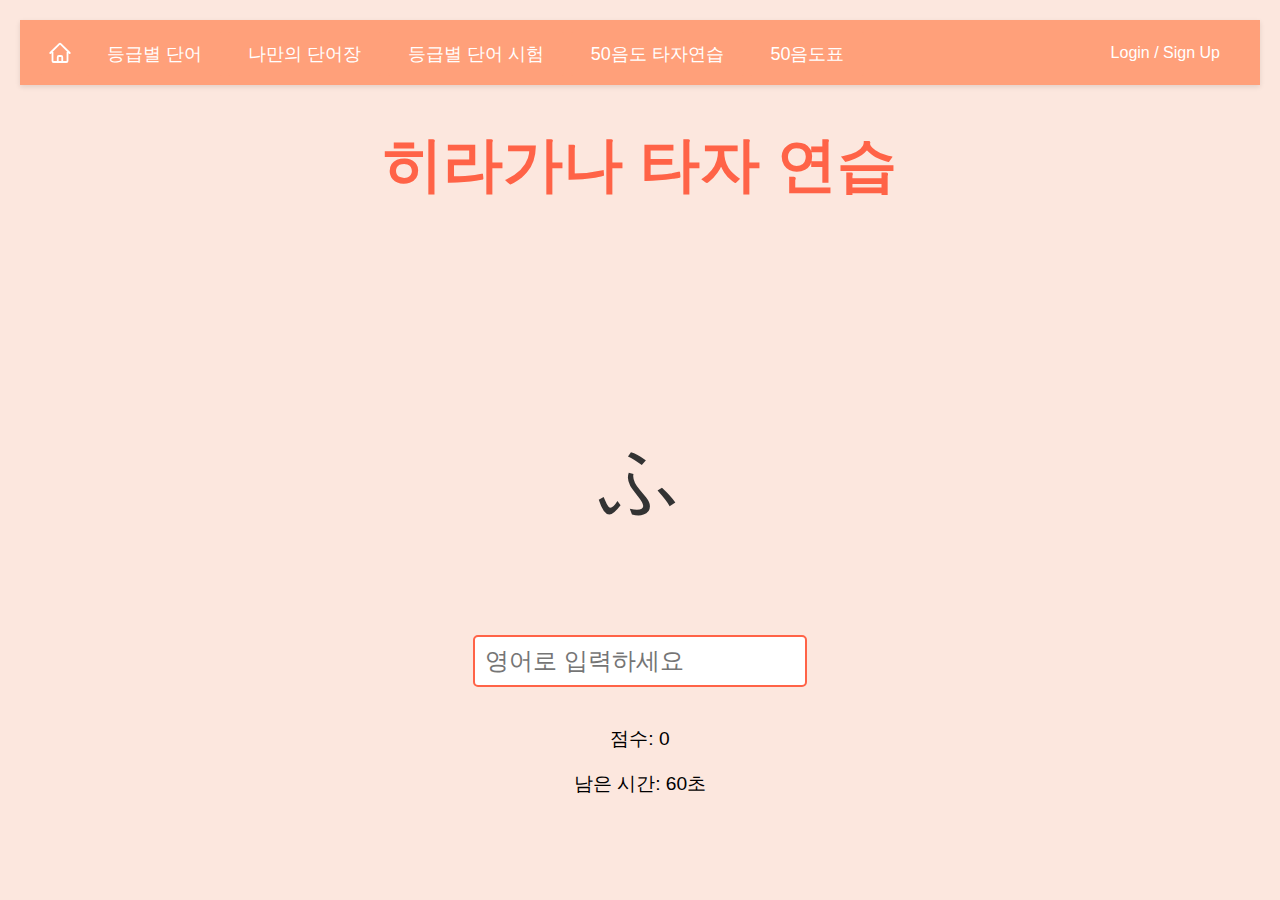
<file: typing_practice/hiragana.html>
<!DOCTYPE html>
<html lang="ko">
<head>
    <meta charset="UTF-8">
    <meta name="viewport" content="width=device-width, initial-scale=1.0">
    <title>히라가나 타자 연습</title>
    <style>
        /* 기본 스타일 */
        body {
            background-color: rgb(252, 231, 222);
            font-family: Arial, sans-serif;
            margin:0;
            padding:0;
            text-align:center;
        }

        header {
            background-color: rgb(252, 231, 222);
            color: #FF6347;
            padding: 20px;
            font-size: 24px;
        }

        h1 {
            font-size: 2.5em;
            color: #ff6347;
        }

        /* 타자 연습 컨테이너 */
        .typing-container {
            display: flex;
            flex-direction: column;
            align-items: center;
            justify-content: center;
            height: 70vh;
        }

        .display {
            font-size: 5em;
            margin-bottom: 20px;
            color: #333;
        }

        #typingInput {
            font-size: 1.5em;
            padding: 10px;
            background-color: white;
            border: 2px solid #ff6347;
            border-radius: 5px;
            outline: none;
        }

        #typingInput:focus {
            border-color: #ff6347;
        }

        .stats {
            margin-top: 20px;
            font-size: 1.2em;
        }

        footer {
            margin-top: 20px;
        }

        /* 게임 종료 시 점수 팝업 스타일 */
        #endGamePopup {
            display: none;
            position: fixed;
            top: 50%;
            left: 50%;
            transform: translate(-50%, -50%);
            background-color: rgba(0, 0, 0, 0.7); /* 어두운 배경 */
            color: white;
            padding: 20px;
            border-radius: 10px;
            font-size: 1.5em;
            backdrop-filter: blur(10px); /* 배경 블러 효과 */
            -webkit-backdrop-filter: blur(10px); /* Safari 지원 */
        }

        /* 버튼 스타일 */
        #endGamePopup button {
            background-color: #FF5733;
            color: white;
            border: none;
            border-radius: 5px;
            padding: 10px 20px;
            font-size: 1em;
            cursor: pointer;
            margin-top: 10px;
        }

        #endGamePopup button:hover {
            background-color: #e04f31;
        }
    </style>
    <link rel="stylesheet" href="../navbar/navbar.css">
</head>
<body>
    <!-- 페이지 헤더 -->
    <header>
        <!-- 상단바 -->
        <div id="navbar"></div>
        <h1>히라가나 타자 연습</h1>
    </header>

    <!-- 타자 연습 컨테이너 -->
    <main class="typing-container">
        <div class="display">
            <p id="hiraganaChar">あ</p> <!-- 표시되는 히라가나 -->
        </div>
        <input type="text" id="typingInput" placeholder="영어로 입력하세요" autofocus />
        <div class="stats">
            <p>점수: <span id="score">0</span></p>
            <p>남은 시간: <span id="timer">60</span>초</p>
        </div>
    </main>

    <!-- 게임 종료 팝업 -->
    <div id="endGamePopup">
        <p id="finalScore"></p>
        <button id="restartButton">다시 시작</button>
    </div>

    <!-- JavaScript 코드 -->
    <script>
        // 히라가나 문자 목록과 로마자 매핑
        const hiraganaMap = {
            "a": "あ", "i": "い", "u": "う", "e": "え", "o": "お",
            "ka": "か", "ki": "き", "ku": "く", "ke": "け", "ko": "こ",
            "sa": "さ", "shi": "し", "su": "す", "se": "せ", "so": "そ",
            "ta": "た", "chi": "ち", "tsu": "つ", "te": "て", "to": "と",
            "na": "な", "ni": "に", "nu": "ぬ", "ne": "ね", "no": "の",
            "ha": "は", "hi": "ひ", "fu": "ふ", "he": "へ", "ho": "ほ",
            "ma": "ま", "mi": "み", "mu": "む", "me": "め", "mo": "も",
            "ya": "や", "yu": "ゆ", "yo": "よ", "ra": "ら", "ri": "り",
            "ru": "る", "re": "れ", "ro": "ろ", "wa": "わ", "wo": "を", "n": "ん"
        };

        let currentChar = "";       // 현재 입력해야 할 히라가나
        let score = 0;              // 점수
        let timeLeft = 60;          // 남은 시간 (초)
        let timer;                  // 타이머 변수

        // DOM 요소 가져오기
        const hiraganaCharElement = document.getElementById("hiraganaChar");
        const typingInput = document.getElementById("typingInput");
        const scoreElement = document.getElementById("score");
        const timerElement = document.getElementById("timer");
        const restartButton = document.getElementById("restartButton");
        const endGamePopup = document.getElementById("endGamePopup");
        const finalScoreElement = document.getElementById("finalScore");

        // 게임 시작 함수
        function startGame() {
            score = 0;
            timeLeft = 60;
            updateScore();
            updateTimer();
            nextCharacter();
            typingInput.value = "";
            typingInput.focus();
            endGamePopup.style.display = "none"; // 게임 종료 팝업 숨기기

            // 타이머 시작
            if (timer) clearInterval(timer);
            timer = setInterval(() => {
                timeLeft--;
                updateTimer();

                if (timeLeft <= 0) {
                    clearInterval(timer);
                    endGame();
                }
            }, 1000);
        }

        // 다음 히라가나 문자 표시
        function nextCharacter() {
            const keys = Object.keys(hiraganaMap);
            const randomKey = keys[Math.floor(Math.random() * keys.length)];
            currentChar = hiraganaMap[randomKey];
            hiraganaCharElement.textContent = currentChar;
        }

        // 점수 업데이트
        function updateScore() {
            scoreElement.textContent = score;
        }

        // 타이머 업데이트
        function updateTimer() {
            timerElement.textContent = timeLeft;
        }

        // 게임 종료
        function endGame() {
            finalScoreElement.textContent = `게임 종료! 당신의 점수는 ${score}점입니다.`;
            endGamePopup.style.display = "block"; // 게임 종료 팝업 표시
            typingInput.disabled = true; // 입력창 비활성화
        }

        // 키보드 입력 이벤트 (Enter 키로 확인)
        typingInput.addEventListener("keydown", (event) => {
            if (event.key === "Enter") { // Enter 키가 눌렸을 때
                const inputText = typingInput.value.trim().toLowerCase();
                const correctAnswer = Object.keys(hiraganaMap).find(key => hiraganaMap[key] === currentChar);

                if (inputText === correctAnswer) { // 입력값과 현재 문자 비교
                    score++; // 점수 증가
                    updateScore(); // 점수 업데이트
                    nextCharacter(); // 다음 문자 불러오기
                }

                typingInput.value = ""; // 입력창 초기화
                typingInput.focus();    // 입력창 포커스 재설정
            }
        });

        // 다시 시작 버튼 이벤트
        restartButton.addEventListener("click", () => {
            typingInput.disabled = false;
            startGame();
        });

        // 페이지 로드 시 게임 시작
        window.onload = startGame;
    </script>
    <script src="../navbar/navbar.js"></script>
</body>
</html>
</file>
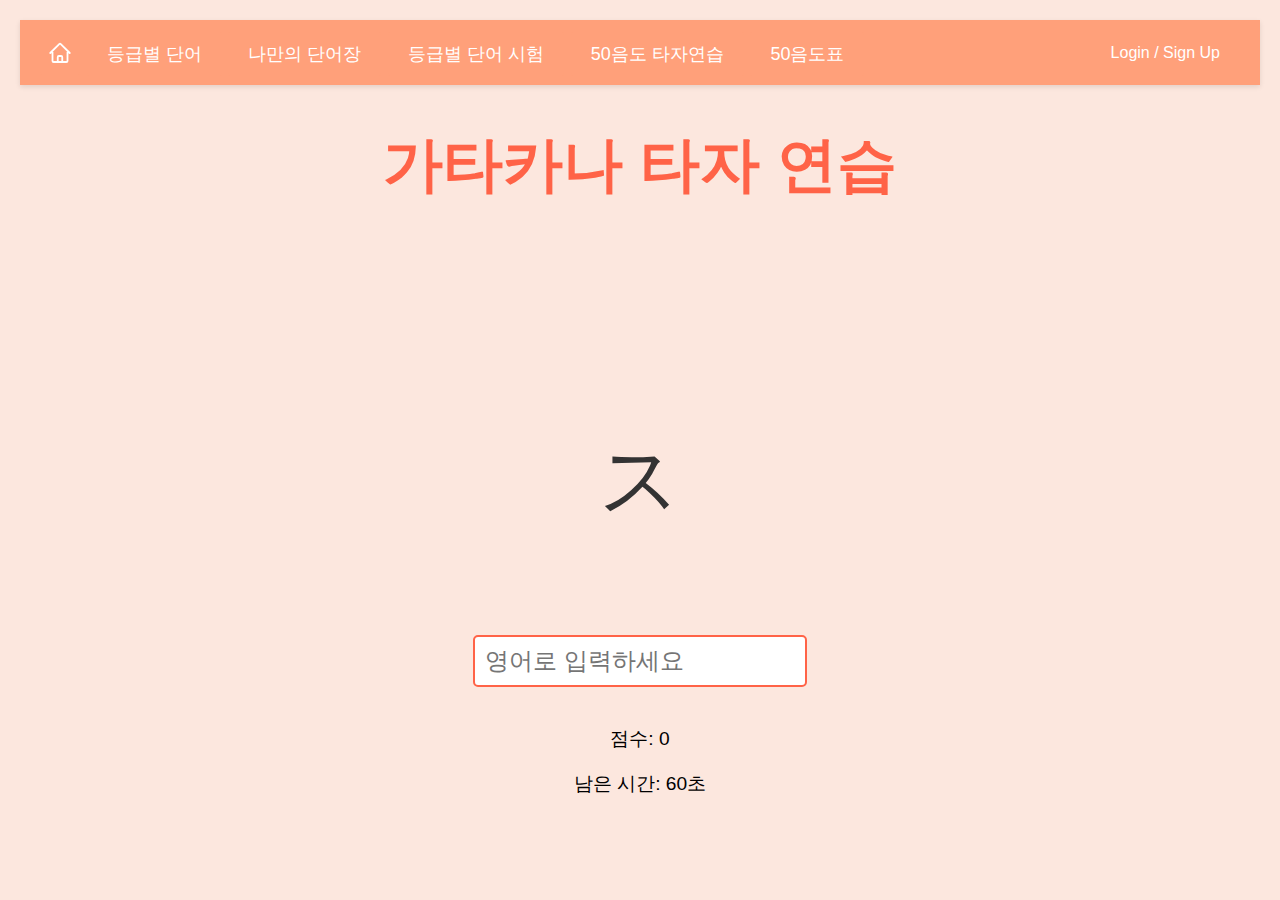
<file: typing_practice/katakana.html>
<!DOCTYPE html>
<html lang="ko">
<head>
    <meta charset="UTF-8">
    <meta name="viewport" content="width=device-width, initial-scale=1.0">
    <title>가타카나 타자 연습</title>
    <style>
        /* 기본 스타일 */
        body {
            background-color: rgb(252, 231, 222);
            font-family: Arial, sans-serif;
            margin:0;
            padding:0;
            text-align:center;
        }

        header {
            background-color: rgb(252, 231, 222);
            color: #FF6347;
            padding: 20px;
            font-size: 24px;
        }

        h1 {
            font-size: 2.5em;
            color: #ff6347;
        }

        /* 타자 연습 컨테이너 */
        .typing-container {
            display: flex;
            flex-direction: column;
            align-items: center;
            justify-content: center;
            height: 70vh;
        }

        .display {
            font-size: 5em;
            margin-bottom: 20px;
            color: #333;
        }

        #typingInput {
            font-size: 1.5em;
            padding: 10px;
            background-color: white;
            border: 2px solid #ff6347;
            border-radius: 5px;
            outline: none;
        }

        #typingInput:focus {
            border-color: #ff6347;
        }

        .stats {
            margin-top: 20px;
            font-size: 1.2em;
        }

        footer {
            margin-top: 20px;
        }

        /* 게임 종료 팝업 스타일 */
        #endGamePopup {
            display: none;
            position: fixed;
            top: 50%;
            left: 50%;
            transform: translate(-50%, -50%);
            background-color: rgba(0, 0, 0, 0.7); /* 어두운 배경 */
            color: white;
            padding: 20px;
            border-radius: 10px;
            font-size: 1.5em;
            backdrop-filter: blur(10px); /* 배경 블러 효과 */
            -webkit-backdrop-filter: blur(10px); /* Safari 지원 */
        }

        #endGamePopup button {
            background-color: #FF5733;
            color: white;
            border: none;
            border-radius: 5px;
            padding: 10px 20px;
            font-size: 1em;
            cursor: pointer;
            margin-top: 10px;
        }

        #endGamePopup button:hover {
            background-color: #e04f31;
        }
    </style>
    <link rel="stylesheet" href="../navbar/navbar.css">
</head>
<body>
    <!-- 페이지 헤더 -->
    <header>
        <!-- 상단바 -->
        <div id="navbar"></div>
        <h1>가타카나 타자 연습</h1>
    </header>

    <!-- 타자 연습 컨테이너 -->
    <main class="typing-container">
        <div class="display">
            <p id="katakanaChar">ア</p> <!-- 표시되는 가타카나 -->
        </div>
        <input type="text" id="typingInput" placeholder="영어로 입력하세요" autofocus />
        <div class="stats">
            <p>점수: <span id="score">0</span></p>
            <p>남은 시간: <span id="timer">60</span>초</p>
        </div>
    </main>

    <!-- 게임 종료 팝업 -->
    <div id="endGamePopup">
        <p id="finalScore"></p>
        <button id="restartButton">다시 시작</button>
    </div>

    <!-- JavaScript 코드 -->
    <script>
        // 가타카나 문자 목록과 로마자 매핑
        const katakanaMap = {
            "a": "ア", "i": "イ", "u": "ウ", "e": "エ", "o": "オ",
            "ka": "カ", "ki": "キ", "ku": "ク", "ke": "ケ", "ko": "コ",
            "sa": "サ", "shi": "シ", "su": "ス", "se": "セ", "so": "ソ",
            "ta": "タ", "chi": "チ", "tsu": "ツ", "te": "テ", "to": "ト",
            "na": "ナ", "ni": "ニ", "nu": "ヌ", "ne": "ネ", "no": "ノ",
            "ha": "ハ", "hi": "ヒ", "fu": "フ", "he": "ヘ", "ho": "ホ",
            "ma": "マ", "mi": "ミ", "mu": "ム", "me": "メ", "mo": "モ",
            "ya": "ヤ", "yu": "ユ", "yo": "ヨ", "ra": "ラ", "ri": "リ",
            "ru": "ル", "re": "レ", "ro": "ロ", "wa": "ワ", "wo": "ヲ", "n": "ン"
        };

        let currentChar = "";       // 현재 입력해야 할 가타카나
        let score = 0;              // 점수
        let timeLeft = 60;          // 남은 시간 (초)
        let timer;                  // 타이머 변수

        // DOM 요소 가져오기
        const katakanaCharElement = document.getElementById("katakanaChar");
        const typingInput = document.getElementById("typingInput");
        const scoreElement = document.getElementById("score");
        const timerElement = document.getElementById("timer");
        const restartButton = document.getElementById("restartButton");
        const endGamePopup = document.getElementById("endGamePopup");
        const finalScoreElement = document.getElementById("finalScore");

        // 게임 시작 함수
        function startGame() {
            score = 0;
            timeLeft = 60;
            updateScore();
            updateTimer();
            nextCharacter();
            typingInput.value = "";
            typingInput.focus();
            endGamePopup.style.display = "none"; // 게임 종료 팝업 숨기기

            // 타이머 시작
            if (timer) clearInterval(timer);
            timer = setInterval(() => {
                timeLeft--;
                updateTimer();

                if (timeLeft <= 0) {
                    clearInterval(timer);
                    endGame();
                }
            }, 1000);
        }

        // 다음 가타카나 문자 표시
        function nextCharacter() {
            const keys = Object.keys(katakanaMap);
            const randomKey = keys[Math.floor(Math.random() * keys.length)];
            currentChar = katakanaMap[randomKey];
            katakanaCharElement.textContent = currentChar;
        }

        // 점수 업데이트
        function updateScore() {
            scoreElement.textContent = score;
        }

        // 타이머 업데이트
        function updateTimer() {
            timerElement.textContent = timeLeft;
        }

        // 게임 종료
        function endGame() {
            finalScoreElement.textContent = `게임 종료! 당신의 점수는 ${score}점입니다.`;
            endGamePopup.style.display = "block"; // 게임 종료 팝업 표시
            typingInput.disabled = true; // 입력창 비활성화
        }

        // 키보드 입력 이벤트 (Enter 키로 확인)
        typingInput.addEventListener("keydown", (event) => {
            if (event.key === "Enter") { // Enter 키가 눌렸을 때
                const inputText = typingInput.value.trim().toLowerCase();
                const correctAnswer = Object.keys(katakanaMap).find(key => katakanaMap[key] === currentChar);

                if (inputText === correctAnswer) { // 입력값과 현재 문자 비교
                    score++; // 점수 증가
                    updateScore(); // 점수 업데이트
                    nextCharacter(); // 다음 문자 불러오기
                }

                typingInput.value = ""; // 입력창 초기화
                typingInput.focus();    // 입력창 포커스 재설정
            }
        });

        // 다시 시작 버튼 이벤트
        restartButton.addEventListener("click", () => {
            typingInput.disabled = false;
            startGame();
        });

        // 페이지 로드 시 게임 시작
        window.onload = startGame;
    </script>
    <script src="../navbar/navbar.js"></script>
</body>
</html>
</file>
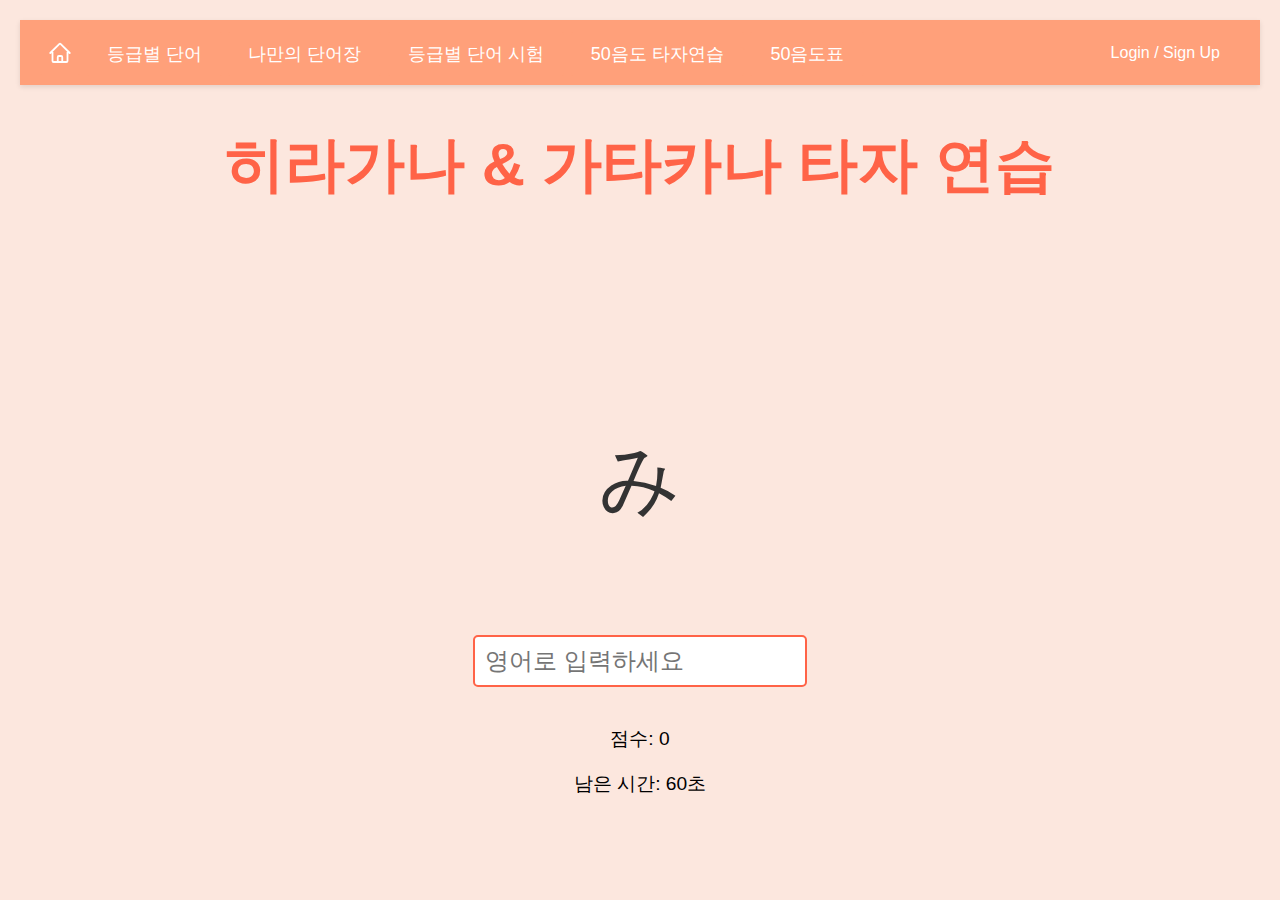
<file: typing_practice/total.html>
<!DOCTYPE html>
<html lang="ko">
<head>
    <meta charset="UTF-8">
    <meta name="viewport" content="width=device-width, initial-scale=1.0">
    <title>히라가나 & 가타카나 타자 연습</title>
    <style>
        /* 기본 스타일 */
        body {
            background-color: rgb(252, 231, 222);
            font-family: Arial, sans-serif;
            margin:0;
            padding:0;
            text-align:center;
        }

        header {
            background-color: rgb(252, 231, 222);
            color: #FF6347;
            padding: 20px;
            font-size: 24px;
        }

        h1 {
            font-size: 2.5em;
            color: #ff6347;
        }

        /* 타자 연습 컨테이너 */
        .typing-container {
            display: flex;
            flex-direction: column;
            align-items: center;
            justify-content: center;
            height: 70vh;
        }

        .display {
            font-size: 5em;
            margin-bottom: 20px;
            color: #333;
        }

        #typingInput {
            font-size: 1.5em;
            padding: 10px;
            background-color: white;
            border: 2px solid #ff6347;
            border-radius: 5px;
            outline: none;
        }

        #typingInput:focus {
            border-color: #ff6347;
        }

        .stats {
            margin-top: 20px;
            font-size: 1.2em;
        }

        footer {
            margin-top: 20px;
        }

        /* 게임 종료 팝업 스타일 */
        #endGamePopup {
            display: none;
            position: fixed;
            top: 50%;
            left: 50%;
            transform: translate(-50%, -50%);
            background-color: rgba(0, 0, 0, 0.7); /* 어두운 배경 */
            color: white;
            padding: 20px;
            border-radius: 10px;
            font-size: 1.5em;
            backdrop-filter: blur(10px); /* 배경 블러 효과 */
            -webkit-backdrop-filter: blur(10px); /* Safari 지원 */
        }

        #endGamePopup button {
            background-color: #FF5733;
            color: white;
            border: none;
            border-radius: 5px;
            padding: 10px 20px;
            font-size: 1em;
            cursor: pointer;
            margin-top: 10px;
        }

        #endGamePopup button:hover {
            background-color: #e04f31;
        }
    </style>
</head>
<body>
    <!-- 페이지 헤더 -->
    <header>
        <!-- 상단바 -->
        <div id="navbar"></div>
        <h1>히라가나 & 가타카나 타자 연습</h1>
    </header>

    <!-- 타자 연습 컨테이너 -->
    <main class="typing-container">
        <div class="display">
            <p id="character">あ</p> <!-- 표시되는 히라가나 또는 가타카나 -->
        </div>
        <input type="text" id="typingInput" placeholder="영어로 입력하세요" autofocus />
        <div class="stats">
            <p>점수: <span id="score">0</span></p> <!-- 점수 표시 -->
            <p>남은 시간: <span id="timer">60</span>초</p> <!-- 남은 시간 표시 -->
        </div>
    </main>

    <!-- 게임 종료 팝업 -->
    <div id="endGamePopup">
        <p id="finalScore"></p>
        <button id="restartButton">다시 시작</button>
    </div>

    <!-- JavaScript 코드 -->
    <script>
        // 로마자 입력을 히라가나와 가타카나에 매핑하는 객체
        const hiraganaMap = {
            "a": "あ", "i": "い", "u": "う", "e": "え", "o": "お",
            "ka": "か", "ki": "き", "ku": "く", "ke": "け", "ko": "こ",
            "sa": "さ", "shi": "し", "su": "す", "se": "せ", "so": "そ",
            "ta": "た", "chi": "ち", "tsu": "つ", "te": "て", "to": "と",
            "na": "な", "ni": "に", "nu": "ぬ", "ne": "ね", "no": "の",
            "ha": "は", "hi": "ひ", "fu": "ふ", "he": "へ", "ho": "ほ",
            "ma": "ま", "mi": "み", "mu": "む", "me": "め", "mo": "も",
            "ya": "や", "yu": "ゆ", "yo": "よ", "ra": "ら", "ri": "り",
            "ru": "る", "re": "れ", "ro": "ろ", "wa": "わ", "wo": "を", "n": "ん"
        };

        const katakanaMap = {
            "a": "ア", "i": "イ", "u": "ウ", "e": "エ", "o": "オ",
            "ka": "カ", "ki": "キ", "ku": "ク", "ke": "ケ", "ko": "コ",
            "sa": "サ", "shi": "シ", "su": "ス", "se": "セ", "so": "ソ",
            "ta": "タ", "chi": "チ", "tsu": "ツ", "te": "テ", "to": "ト",
            "na": "ナ", "ni": "ニ", "nu": "ヌ", "ne": "ネ", "no": "ノ",
            "ha": "ハ", "hi": "ヒ", "fu": "フ", "he": "ヘ", "ho": "ホ",
            "ma": "マ", "mi": "ミ", "mu": "ム", "me": "メ", "mo": "モ",
            "ya": "ヤ", "yu": "ユ", "yo": "ヨ", "ra": "ラ", "ri": "リ",
            "ru": "ル", "re": "レ", "ro": "ロ", "wa": "ワ", "wo": "ヲ", "n": "ン"
        };

        let currentChar = "";       // 현재 입력해야 할 문자
        let score = 0;              // 점수
        let timeLeft = 60;          // 남은 시간 (초)
        let timer;                  // 타이머 변수

        // DOM 요소 가져오기
        const characterElement = document.getElementById("character");
        const typingInput = document.getElementById("typingInput");
        const scoreElement = document.getElementById("score");
        const timerElement = document.getElementById("timer");
        const restartButton = document.getElementById("restartButton");
        const endGamePopup = document.getElementById("endGamePopup");
        const finalScoreElement = document.getElementById("finalScore");

        // 게임 시작 함수
        function startGame() {
            score = 0;
            timeLeft = 60;
            updateScore();
            updateTimer();
            nextCharacter();
            typingInput.value = "";
            typingInput.focus();
            endGamePopup.style.display = "none"; // 게임 종료 팝업 숨기기

            // 타이머 시작
            if (timer) clearInterval(timer);
            timer = setInterval(() => {
                timeLeft--;
                updateTimer();

                if (timeLeft <= 0) {
                    clearInterval(timer);
                    endGame();
                }
            }, 1000);
        }

        // 다음 히라가나 또는 가타카나 문자 표시
        function nextCharacter() {
            const isHiragana = Math.random() < 0.5; // 50% 확률로 히라가나 또는 가타카나 선택
            if (isHiragana) {
                currentChar = hiraganaMap[Object.keys(hiraganaMap)[Math.floor(Math.random() * Object.keys(hiraganaMap).length)]];  
            } else {
                currentChar = katakanaMap[Object.keys(katakanaMap)[Math.floor(Math.random() * Object.keys(katakanaMap).length)]];  
            }
            characterElement.textContent = currentChar;
        }

        // 점수 업데이트
        function updateScore() {
            scoreElement.textContent = score;
        }

        // 타이머 업데이트
        function updateTimer() {
            timerElement.textContent = timeLeft;
        }

        // 게임 종료
        function endGame() {
            finalScoreElement.textContent = `게임 종료! 당신의 점수는 ${score}점입니다.`;
            endGamePopup.style.display = "block"; // 게임 종료 팝업 표시
            typingInput.disabled = true; // 입력창 비활성화
        }

        // 키보드 입력 이벤트 (Enter 키로 확인)
        typingInput.addEventListener("keydown", (event) => {
            if (event.key === "Enter") { // Enter 키가 눌렸을 때
                const inputText = typingInput.value.trim().toLowerCase();
                const matchedChar = Object.values(hiraganaMap).includes(currentChar) ? Object.keys(hiraganaMap).find(key => hiraganaMap[key] === currentChar) : null;
                const matchedKatakanaChar = Object.values(katakanaMap).includes(currentChar) ? Object.keys(katakanaMap).find(key => katakanaMap[key] === currentChar) : null;

                if (inputText === matchedChar || inputText === matchedKatakanaChar) { // 입력값과 현재 문자 비교
                    score++; // 점수 증가
                    updateScore(); // 점수 업데이트
                    nextCharacter(); // 다음 문자 불러오기
                }

                typingInput.value = ""; // 입력창 초기화
                typingInput.focus();    // 입력창 포커스 재설정
            }
        });

        // 다시 시작 버튼 이벤트
        restartButton.addEventListener("click", () => {
            typingInput.disabled = false;
            startGame();
        });

        // 페이지 로드 시 게임 시작
        window.onload = startGame;
    </script>
    <script src="../navbar/navbar.js"></script>
</body>
</html>
</file>
<file: style.css>
body {
    background-color: rgb(252, 231, 222);
    font-family: Arial, sans-serif;
    margin:0;
    padding:0;
    text-align:center;
}

header {
    background-color: rgb(252, 231, 222);
    color: #FF6347;
    padding: 20px;
    font-size: 24px;
}

/* 검색창 컨테이너 */
.search-container {
    display: flex;
    justify-content: center;
    align-items: center;
    margin-top: 30px;
}

/* 검색창 래퍼 (검색창+버튼) */
.search-wrapper {
    display: block;
    align-items: center;
    position: relative;
    right: 20px; /*검색창 가운데 정렬*/
    width: 400px;
    margin: 0 auto;
    transition: width 0.3s ease;
}

/* 검색창 스타일 */
#searchBox {
    width: 100%;
    padding: 15px 15px 15px 15px;
    font-size: 18px;
    border: 4px solid #FFA07A;
    border-radius: 35px;
    outline: none;
    box-shadow: 8px 8px 20px rgba(0, 0, 0, 0.1);
    transition: all 0.3s ease;
}

/* 검색창 클릭 시 넓어짐 + 빛남 */
.search-wrapper:focus-within{
    width:500px;
}
#searchBox:focus{
    padding: 15px 15px 15px 25px;
    box-shadow: 8px 8px 30px rgba(255, 99, 71, 0.5);
}

/* 돋보기 버튼 */
#searchButton {
    position: absolute;
    top: 50%;
    right: -15px;
    transform: translateY(-50%); /* 수직 중앙 정렬 */
    background: transparent;
    border: none;
    padding: 0;
    cursor: pointer;
}

/* 돋보기 버튼 폰트 두께 */
#searchButton svg {
    stroke-width: 2;
    stroke: #FF6347;
    fill: #FF6347;
    width: 24px;
    height: 24px;
}

/* 돋보기 버튼 호버 효과 */
#searchButton svg:hover {
    stroke: #FFA07A;
    fill: #FFA07A; /* 호버 시 색상 변경 */
}

/* 기존 CSS 유지 */

/* 퀴즈 컨테이너 */
.quiz-container {
    margin: 3rem auto;
    padding: 1rem;
    max-width: 450px;
    background-color: #fff;
    border-radius: 50px;
    box-shadow: 0 4px 8px rgba(0, 0, 0, 0.1);
    position: relative;
    border: 3px solid #FFA07A;
}

.quiz-container h2 {
    font-size: 1.3rem;
    margin-bottom: 1rem;
    color: #444;
}

.quiz-card {
    margin-bottom: 1.5rem;
}

.quiz-card p {
    font-size: 1rem; /* 글자 크기 줄임 */
    margin-bottom: 0.5rem;
    color: #555;
}

.quiz-word {
    font-size: 2.5rem; /* 단어 크기 조정 */
    font-weight: bold;
    margin-bottom: 0.8rem;
}

.quiz-option {
    display: block;
    width: 90%; /* 버튼 폭 줄임 */
    margin: 0.5rem auto;
    padding: 0.8rem; /* 패딩 축소 */
    background-color: #fff;
    border: 2px solid #FFA07A; /* 테두리 색상 유지 */
    border-radius: 5px;
    cursor: pointer;
    transition: background-color 0.3s ease, transform 0.2s ease;
}

.quiz-option:hover {
    background-color: #f9f9f9;
    transform: scale(1.02);
}


/* Pagination Style */
.quiz-card .pagination {
    display: flex;
    justify-content: center;
    align-items: center;
    gap: 20px;
    margin-top: 20px;
}

.pagination {
    display: flex;
    align-items: center;
    justify-content: center;
    gap: 80px;
}

/* Pagination Buttons */
.page-btn {
    width: 40px;
    height: 40px;
    display: flex;
    align-items: center;
    justify-content: center;
    border: 2px solid #FF6347;
    border-radius: 50%;
    background-color: white;
    cursor: pointer;
    box-shadow: 0 2px 5px rgba(0, 0, 0, 0.1);
    transition: background-color 0.3s, transform 0.2s ease-in-out;
}

.page-btn:hover {
    /*background-color: #FF6347;*/
    transform: scale(1.1);
}

#popupContainer {
    display: none;
    position: fixed;
    top: 50%;
    left: 50%;
    transform: translate(-50%, -50%);
    z-index: 1000;
    background: white;
    border: 1px solid #ccc;
    border-radius: 10px;
    box-shadow: 0 4px 8px rgba(0, 0, 0, 0.2);
    padding: 20px;
    text-align: center;
}
.popup-overlay {
    display: none;
    position: fixed;
    top: 0;
    left: 0;
    width: 100%;
    height: 100%;
    background: rgba(0, 0, 0, 0.5);
    z-index: 999;
}
.difficulty-button {
    margin: 5px;
    padding: 10px 15px;
    font-size: 14px;
    background-color: #f0f0f0;
    border: 1px solid #ccc;
    cursor: pointer;
    border-radius: 5px;
}
.difficulty-button:hover {
    background-color: #e0e0e0;
}
#closePopup {
    margin-top: 10px;
    padding: 5px 10px;
    font-size: 14px;
    color: white;
    background-color: red;
    border: none;
    cursor: pointer;
    border-radius: 5px;
}
#closePopup:hover {
    background-color: darkred;
}

/* 검색 난이도 선택 버튼 */
/* 라디오 버튼 숨김 */
input.difficulty {
    display: none; /* 라디오 버튼 숨기기 */
}

/* 레이블을 버튼처럼 스타일링 */
label {
    display: inline-block;
    padding: 8px 16px; /* 버튼 크기 줄이기 */
    font-size: 12px; /* 글자 크기 줄이기 */
    background-color: #FFA07A; /* 기본 색상 */
    color: white; /* 글자 색상 */
    border: none;
    border-radius: 35px; /* 둥근 모서리 */
    cursor: pointer;
    margin: 0px; /* 기본 버튼 간격 1px */
    transition: background-color 0.3s ease, transform 0.2s ease, margin 0.2s ease;
}

/* 선택된 상태에서의 스타일링 */
input.difficulty:checked + label {
    background-color: #FF6347; /* 선택된 버튼의 색상 */
    box-shadow: 0 4px 8px rgba(255, 99, 71, 0.5);
    transform: scale(1.25); /* 선택된 버튼 크기 확대 */
    padding: 10px 20px; /* 크기를 선택 상태에서만 원래대로 */
    margin: 12px; /* 선택된 버튼 간격 6px */
}

/* 버튼 호버 효과 */
label:hover {
    background-color: #FF6347;
    transform: scale(1.1); /* 살짝 확대 */
}
</file>
<file: navbar/navbar.css>
/* 로그인/회원가입 버튼 디자인 */
.login-button{
    margin-left: auto;
    background-color: transparent;
    color:white;
    font-size: 16px;
    border:none;
    border-radius: 3px;
    padding: 10px 20px;
    cursor:pointer;
    transition: background-color 0.3 ease;
    white-space: nowrap;
}

.login-button:hover{
    background-color: #FF6347;
}

/* 메인 상단바 디자인 */
.navbar {
    display: flex;
    justify-content: space-between;
    align-items: center;
    padding: 10px 20px;
    background-color: #FFA07A; /* 상단바 배경색 */
    color: white;
    box-shadow: 0 2px 5px rgba(0, 0, 0, 0.1); /* 그림자 추가 */
    position: relative;
    z-index: 100;
    white-space: nowrap;
    max-height: 45px;
}

/* 서브 상단바(N1~N5) 스타일 */
.sub-navbar {
    position: absolute; 
    top: 100%; 
    left: 0; 
    display: none; 
    background-color: #FFB899; 
    padding: 10px 20px;
    box-shadow: 0 2px 5px rgba(0, 0, 0, 0.1); 
    z-index: 1000; 
    flex-direction: row;
    gap: 10px;
    border-radius: 5px;
    min-width: 200px; 
}

/* 서브바 활성화 */
.sub-navbar.show {
    display: flex; 
    animation: fadeIn 0.3s ease-in-out;
}

/* 서브바 애니메이션 */
@keyframes fadeIn {
    from {
        opacity: 0;
        transform: translateY(-10px);
    }
    to {
        opacity: 1;
        transform: translateY(0);
    }
}

/* N1~N5 버튼 디자인 */
.sub-button {
    text-align: left;
    font-size: 16px;
    color: white;
    background-color: #FFB899;
    border: none;
    border-radius: 5px;
    padding: 10px 15px;
    cursor: pointer;
    transition: background-color 0.3s ease, transform 0.2s ease;
}

.sub-button:hover{
    background-color: #FFA07A;
    transform: scale(1.05);
}

/* 드롭다운 버튼(등급별 단어 시험 버튼) */
.dropdown-button {
    background-color: #FFA07A; /* 버튼 색상 */
    color: white;
    font-size: 18px;
    border: none;
    border-radius: 3px;
    padding: 10px 20px;
    cursor: pointer;
    transition: background-color 0.3s ease;
}

/* 드롭다운 버튼 호버 */
.dropdown-button:hover {
    background-color: #FF6347;
}

/* 단순 버튼 */
.simple-button {
    background-color: #FFA07A; /* 버튼 색상 */
    color: white;
    font-size: 18px;
    border: none;
    border-radius: 3px;
    padding: 10px 20px;
    cursor: pointer;
    transition: background-color 0.3s ease;
}

/* 단순 버튼 호버 */
.simple-button:hover {
    background-color: #FF6347;
}

/* 홈 버튼 */
.home-button {
    background-color: #FFA07A; /* 버튼 색상 */
    color: white;
    font-size: 18px;
    border: none;
    border-radius: 3px;
    padding: 10px 20px;
    align-items: center;
    justify-content: center;
    cursor: pointer;
    transition: background-color 0.3s ease;
    max-width: 12px;
}

/* 홈 버튼 호버 */
.home-button:hover {
    background-color: #FF6347;
}

/* 드롭다운 컨테이너 */
.dropdown {
    position: relative;
    display: inline-block;
}

#popupContainer {
    display: none;
    position: fixed;
    top: 50%;
    left: 50%;
    transform: translate(-50%, -50%);
    z-index: 1000;
    background: white;
    border: 1px solid #ccc;
    border-radius: 10px;
    box-shadow: 0 4px 8px rgba(0, 0, 0, 0.2);
    padding: 20px;
    text-align: center;
}

#popupContainer h3{
    color:#FF6347;
}

.popup-overlay {
    display: none;
    position: fixed;
    top: 0;
    left: 0;
    width: 100%;
    height: 100%;
    background: rgba(0, 0, 0, 0.5);
    z-index: 999;
}

.difficulty-button {
    margin: 5px;
    padding: 10px 15px;
    font-size: 14px;
    background-color: white;
    border: 2px solid #FFB899;
    cursor: pointer;
    border-radius: 5px;
}
.difficulty-button:hover {
    background-color: #FFB899;
    color: white;
}
#closePopup {
    margin-top: 10px;
    padding: 5px 10px;
    font-size: 14px;
    color: white;
    background-color: #FFA07A;
    border: none;
    cursor: pointer;
    border-radius: 5px;
}
#closePopup:hover {
    background-color: #FF6347;
}

.logout-button {
    background-color: transparent;
    color: white;
    font-size: 16px;
    border: none;
    cursor: pointer;
    padding: 10px 20px;
    transition: color 0.3s ease;
}

.logout-button:hover {
    color: #FF4500; /* 호버 시 색상 변경 */
}

.hidden {
    display: none; /* 기본적으로 숨김 처리 */
}
</file>
<file: login.css>
body {
    background-color: rgb(252, 231, 222);
    font-family: Arial, sans-serif;
    margin:0;
    padding:0;
    text-align:center;
}

header {
    background-color: rgb(252, 231, 222);
    color: #FF6347;
    padding: 20px;
    font-size: 24px;
}

/* 로그인 컨테이너 */
.login-container {
    display: flex;
    justify-content: center;
    align-items: center;
    height: 100vh;
    background-color: rgb(252, 231, 222); 
}

/* 로그인 폼 */
.login-form {
    display: flex;
    flex-direction: column; 
    align-items: center;
    width: 350px;
    padding: 60px;
    border: 4px solid #FFA07A;
    background-color: #FFFFFF; 
    border-radius: 20px;
    box-shadow: 8px 8px 20px rgba(0, 0, 0, 0.1);
}

/* 입력창 스타일 */
.login-form input {
    width: 100%;
    padding: 15px 15px;
    margin-bottom: 20px; 
    font-size: 18px;
    border: 4px solid #FFA07A; 
    border-radius: 35px;
    outline: none;
    box-shadow: 4px 4px 10px rgba(0, 0, 0, 0.1); 
    transition: all 0.3s ease;
}

/* 입력창 포커스 효과 */
.login-form input:focus {
    border-color: #FF6347; 
    box-shadow: 8px 8px 20px rgba(255, 99, 71, 0.5);
}

/* 로그인 버튼 디자인 */
.login-submit {
    width: 100%;
    padding: 15px 15px;
    font-size: 18px;
    color: white;
    background-color: #FFA07A;
    border: none;
    border-radius: 35px;
    cursor: pointer;
    transition: background-color 0.3s ease;
}

/* 로그인 버튼 호버 효과 */
.login-submit:hover {
    background-color: #FF6347;
    box-shadow: 4px 4px 15px rgba(255, 99, 71, 0.5);
}

.signup-link {
    display: block;
    margin-top: 20px;
    font-size: 15px;
    color: #FF6347;
    text-align: center;
    cursor: pointer;
    transition: color 0.3s ease;
}
</file>
<file: vocablist.css>
body {
    background-color: rgb(252, 231, 222);
    font-family: Arial, sans-serif;
    margin:0;
    padding:0;
    text-align:center;
}

header {
    background-color: rgb(252, 231, 222);
    color: #FF6347;
    padding: 20px;
    font-size: 24px;
}

/* 단어장 전체 컨테이너 */
.vocab-container {
    display: flex;
    flex-direction: column;
    align-items: center;
    height: 100vh;
    justify-content: center;
    background-color: rgb(252, 231, 222); 
}

/* 단어 입력 폼 */
.vocab-form {
    display: flex;
    flex-direction: column;
    align-items: center;
    width: 400px;
    height: 200px;
    padding: 30px;
    border: 4px solid #FFA07A;
    background-color: #FFFFFF;
    border-radius: 20px;
    box-shadow: 8px 8px 20px rgba(0, 0, 0, 0.1);
    margin-bottom: 20px;
}

.vocab-form input:focus {
    border-color: #FF6347;
    box-shadow: 8px 8px 20px rgba(255, 99, 71, 0.5);
}

/* 단어 리스트 */
.vocab-list {
    list-style: none;
    padding: 0;
    margin: 0;
    width: 400px;
    text-align: left;
}

.vocab-list li {
    display: flex;
    justify-content: space-between;
    align-items: center;
    padding: 10px 15px;
    margin-bottom: 10px;
    border: 2px solid #FFA07A;
    border-radius: 10px;
    font-size: 16px;
    background-color: #FFFFFF;
    box-shadow: 2px 2px 10px rgba(0, 0, 0, 0.1);
}

.vocab-list li button {
    background-color: #FF6347;
    color: white;
    border: none;
    border-radius: 10px;
    padding: 5px 10px;
    font-size: 14px;
    cursor: pointer;
    transition: background-color 0.3s ease;
}

.vocab-list li button:hover {
    background-color: #FF4500;
}

.word-box {
    display: flex;
    justify-content: center;
    align-items: center;
    width: 100%;
    height: 150px;
    border: 4px solid #FFA07A;
    background-color: #FFFFFF;
    border-radius: 20px;
    margin-bottom: 20px;
    font-size: 24px;
    font-weight: bold;
    text-align: center;
    box-shadow: 8px 8px 20px rgba(0, 0, 0, 0.1);
}


.button-group {
    display: flex;
    justify-content: space-between;
    gap: 20px;
    margin-top: 20px;
}

.check-button {
    flex: 1;
    padding: 15px;
    font-size: 18px;
    color: white;
    background-color: lightgreen;
    border: none;
    border-radius: 35px;
    cursor: pointer;
    transition: background-color 0.3s ease;
}

.check-button:hover {
    background-color: limegreen;
    box-shadow: 4px 4px 15px rgba(99, 255, 71, 0.5);
}

.x-button {
    flex: 1;
    padding: 15px;
    font-size: 18px;
    color: white;
    background-color: lightcoral;
    border: none;
    border-radius: 35px;
    cursor: pointer;
    transition: background-color 0.3s ease;
}

.x-button:hover {
    background-color: red;
    box-shadow: 4px 4px 15px rgba(255, 99, 71, 0.5);
}
</file>
<file: JLPT_N_1to5/words.css>
body { 
    font-family: Arial, sans-serif;
    background-color: rgb(252,231,222);
    padding: 20px; 
}

header {
    background-color: rgb(252, 231, 222);
    color: #FF6347;
    padding: 20px;
    font-size: 24px;
}

h1 { 
    color: #ff6347; }

table { 
    width: 100%; 
    border-collapse: collapse; 
    margin-top: 20px; 
}

th, td { 
    border: 1px solid #ffa07a; 
    padding: 10px; 
    text-align: left; 
}

th { 
    background-color: #ffa07a; 
    color: white;
}

.pagination { 
    margin-top: 20px; 
    text-align: center; }

.pagination button { 
    background-color: rgb(252,231,222);
    margin: 0 5px; 
    padding: 10px 15px; 
    cursor: pointer; 
    border-radius: 6px;
    color:#ff6347;
    border: 2px solid #ffa07a;
    font-weight: bold;
}

.pagination button.disabled { 
    background-color: #ffa07a;
    color: white;
    cursor: not-allowed; 
    border-radius: 4px;
    font-weight: bold;
}

.pagination button:hover {
    background-color: #ffa07a;
    color:white;
}
    

.pagination .arrow { 
    font-weight: bold; 
}
</file>
